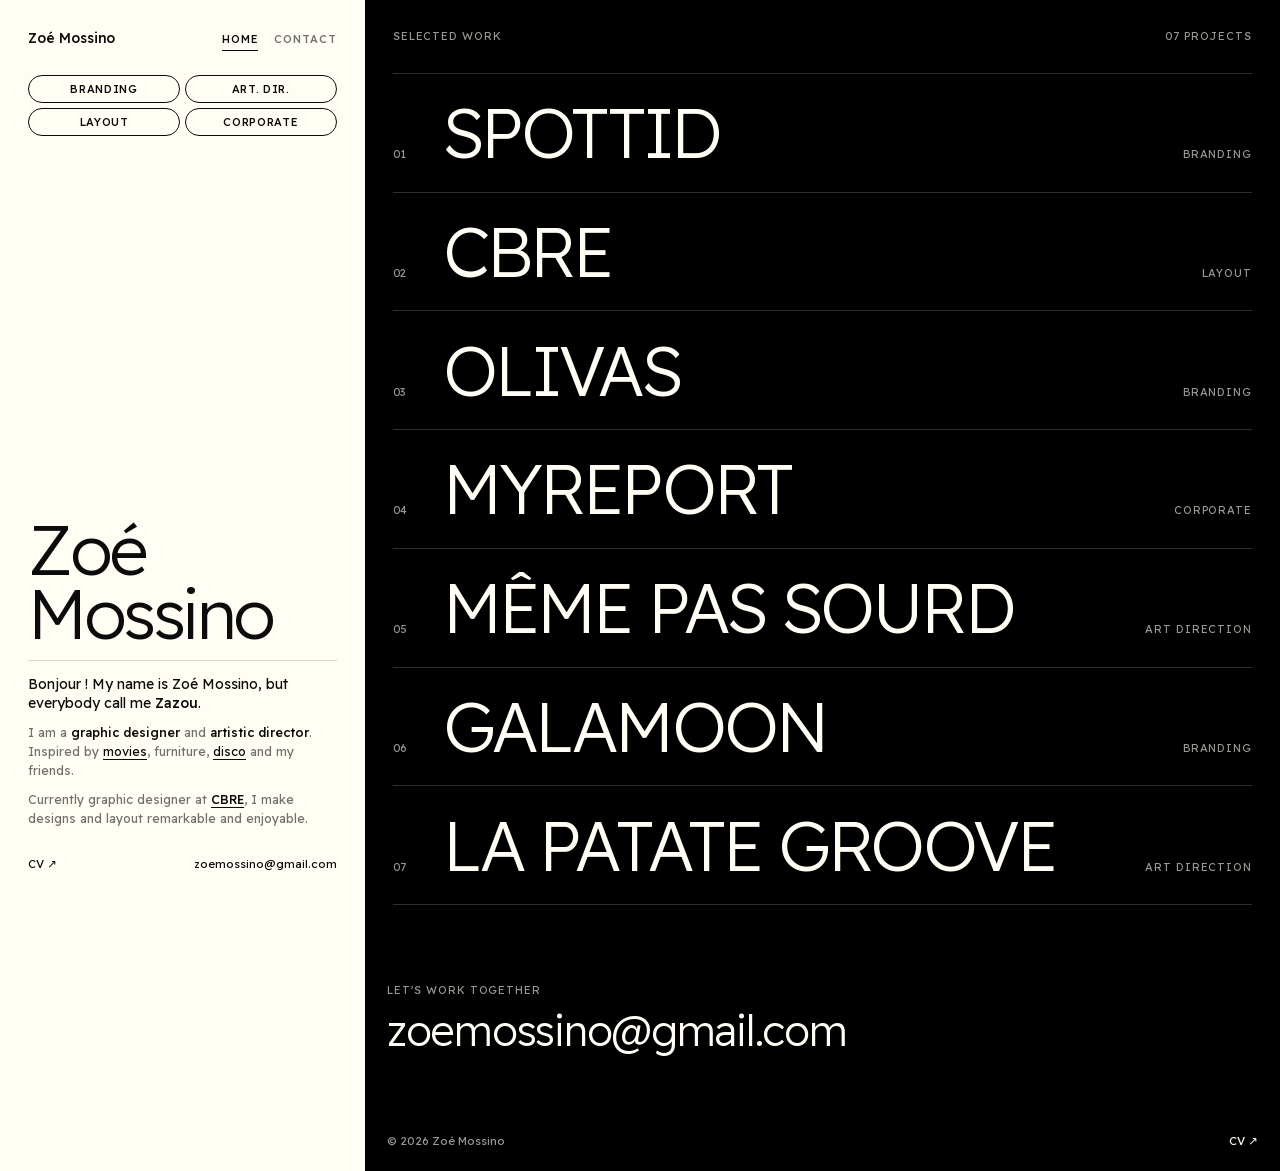
<file: index.html>
<!doctype html>
<html lang="en">
<head>
<meta charset="utf-8">
<meta name="viewport" content="width=device-width, initial-scale=1">
<title>Zoé Mossino — Portfolio</title>
<meta name="description" content="Portfolio of Zoé Mossino — branding, art direction, editorial and motion design.">
<meta property="og:type" content="website">
<meta property="og:title" content="Zoé Mossino — Portfolio">
<meta property="og:description" content="Portfolio of Zoé Mossino — branding, art direction, editorial and motion design.">
<meta property="og:image" content="assets/img/1c04042c-c32d.jpg">
<meta name="twitter:card" content="summary_large_image">
<meta name="theme-color" content="#fffdf4">
<link rel="icon" href="assets/favicon.svg" type="image/svg+xml">
<link rel="preload" href="assets/fonts/ReadexPro-latin.woff2" as="font" type="font/woff2" crossorigin>
<link rel="stylesheet" href="assets/site.css?v=11182319">
<script>document.documentElement.classList.add('js')</script>
<script src="assets/site.js?v=11182319" defer></script>
</head>
<body class="home" id="top">
<a class="skip" href="#main">Skip to content</a>
<div class="shell">
  <aside class="side">
    <div class="top"><a class="brand" href="index.html">Zoé Mossino</a><nav class="links" aria-label="Main"><a href="index.html" aria-current="page">Home</a><a href="mailto:zoemossino@gmail.com">Contact</a></nav></div>
    <nav class="pills" aria-label="Categories"><a class="pill" href="branding.html" style="--cat:#ff4800">Branding</a><a class="pill" href="art-direction.html" style="--cat:#1100ff">Art. Dir.</a><a class="pill" href="layout.html" style="--cat:#ff00d9">Layout</a><a class="pill" href="corporate.html" style="--cat:#00dc00">Corporate</a></nav>
    <div class="side-body hello">
      <h1>Zoé<br>Mossino</h1>
      <div class="bio"><p>Bonjour ! My name is Zoé Mossino, but everybody call me <strong>Zazou</strong>.</p><p>I am a <strong>graphic designer</strong> and <strong>artistic director</strong>. Inspired by <a href="https://letterboxd.com/zo_moss/" target="_blank" rel="noopener">movies</a>, furniture, <a href="https://open.spotify.com/playlist/0AR71CUG0xulv4rX8KRE00" target="_blank" rel="noopener">disco</a> and my friends.</p><p>Currently graphic designer at <a class="it-link" href="layout.html#cbre"><em>CBRE</em></a>, I make designs and layout remarkable and enjoyable.</p></div>
    </div>
    <div class="side-foot"><a href="assets/2026-EN.pdf" target="_blank" rel="noopener">CV <span aria-hidden="true">↗</span></a><a href="mailto:zoemossino@gmail.com">zoemossino@gmail.com</a></div>
  </aside>
  <main class="stage" id="main">
    <p class="kicker"><span>Selected work</span><span>07 projects</span></p>
    <ol class="index">
      <li><a href="branding.html#spottid" data-cover="assets/img/home-spottid.webp" data-ar="0.8253">
        <img class="thumb" src="assets/img/home-spottid.webp" alt="" style="aspect-ratio:0.8253" loading="eager" decoding="async">
        <span class="n">01</span><span class="name">Spottid</span><span class="cat">Branding</span>
      </a></li>
      <li><a href="layout.html#cbre" data-cover="assets/img/home-cbre.webp" data-ar="0.9061">
        <img class="thumb" src="assets/img/home-cbre.webp" alt="" style="aspect-ratio:0.9061" loading="eager" decoding="async">
        <span class="n">02</span><span class="name">CBRE</span><span class="cat">Layout</span>
      </a></li>
      <li><a href="branding.html#olivas" data-cover="assets/img/home-olivas.webp" data-ar="1.5669">
        <img class="thumb" src="assets/img/home-olivas.webp" alt="" style="aspect-ratio:1.5669" loading="lazy" decoding="async">
        <span class="n">03</span><span class="name">Olivas</span><span class="cat">Branding</span>
      </a></li>
      <li><a href="corporate.html#myreport" data-cover="assets/img/home-myreport.webp" data-ar="0.9490">
        <img class="thumb" src="assets/img/home-myreport.webp" alt="" style="aspect-ratio:0.9490" loading="lazy" decoding="async">
        <span class="n">04</span><span class="name">MyReport</span><span class="cat">Corporate</span>
      </a></li>
      <li><a href="art-direction.html#meme-pas-sourd" data-cover="assets/img/home-meme-pas-sourd.webp" data-ar="0.8271">
        <img class="thumb" src="assets/img/home-meme-pas-sourd.webp" alt="" style="aspect-ratio:0.8271" loading="lazy" decoding="async">
        <span class="n">05</span><span class="name">Même pas sourd</span><span class="cat">Art direction</span>
      </a></li>
      <li><a href="branding.html#galamoon" data-cover="assets/img/home-galamoon.webp" data-ar="1.4043">
        <img class="thumb" src="assets/img/home-galamoon.webp" alt="" style="aspect-ratio:1.4043" loading="lazy" decoding="async">
        <span class="n">06</span><span class="name">Galamoon</span><span class="cat">Branding</span>
      </a></li>
      <li><a href="art-direction.html#la-patate-groove" data-cover="assets/img/home-la-patate-groove.webp" data-ar="1.6744">
        <img class="thumb" src="assets/img/home-la-patate-groove.webp" alt="" style="aspect-ratio:1.6744" loading="lazy" decoding="async">
        <span class="n">07</span><span class="name">La Patate Groove</span><span class="cat">Art direction</span>
      </a></li>
</ol>
    <footer class="end">
      <div class="contact">
        <p>Let’s work together</p>
        <a href="mailto:zoemossino@gmail.com">zoemossino@gmail.com</a>
      </div>
      <p class="copy">© 2026 Zoé Mossino<a href="assets/2026-EN.pdf" target="_blank" rel="noopener">CV ↗</a></p>
    </footer>
  </main>
</div>
<div class="preview" aria-hidden="true"></div>
</body>
</html>
</file>
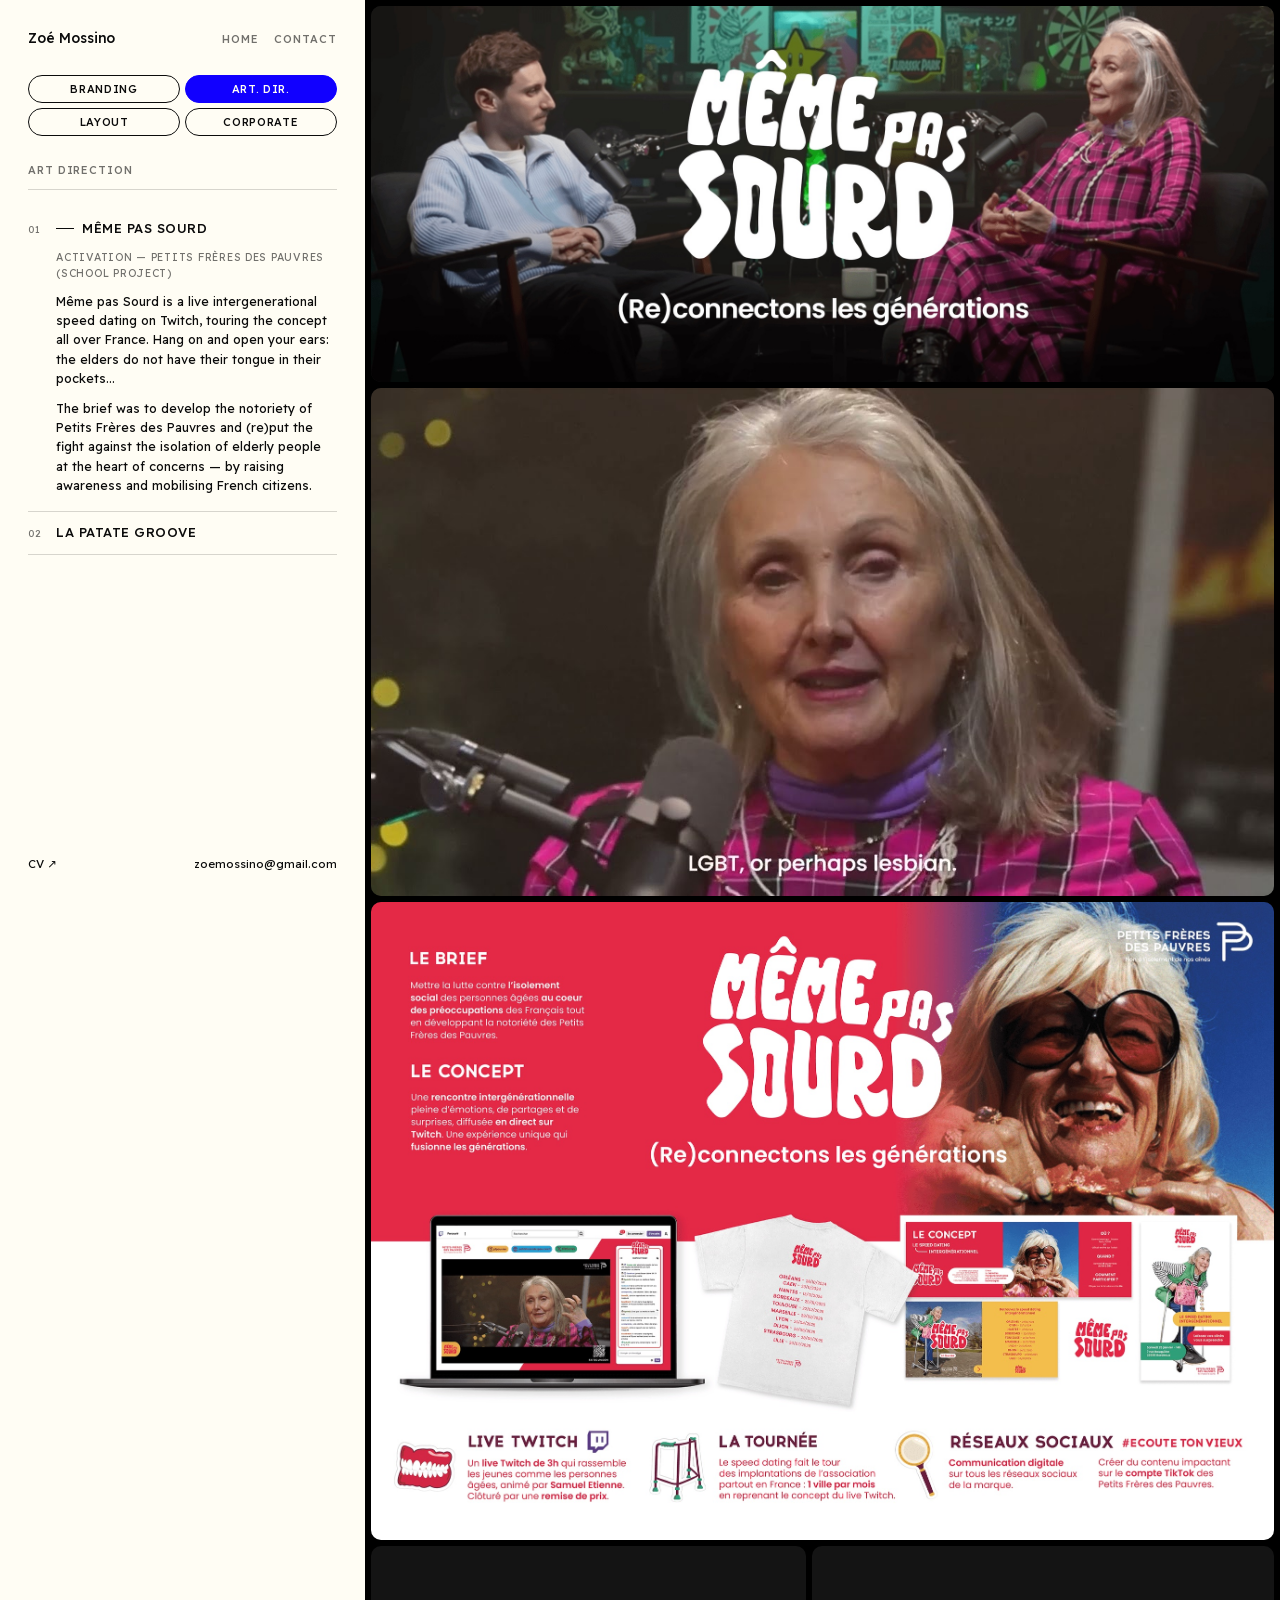
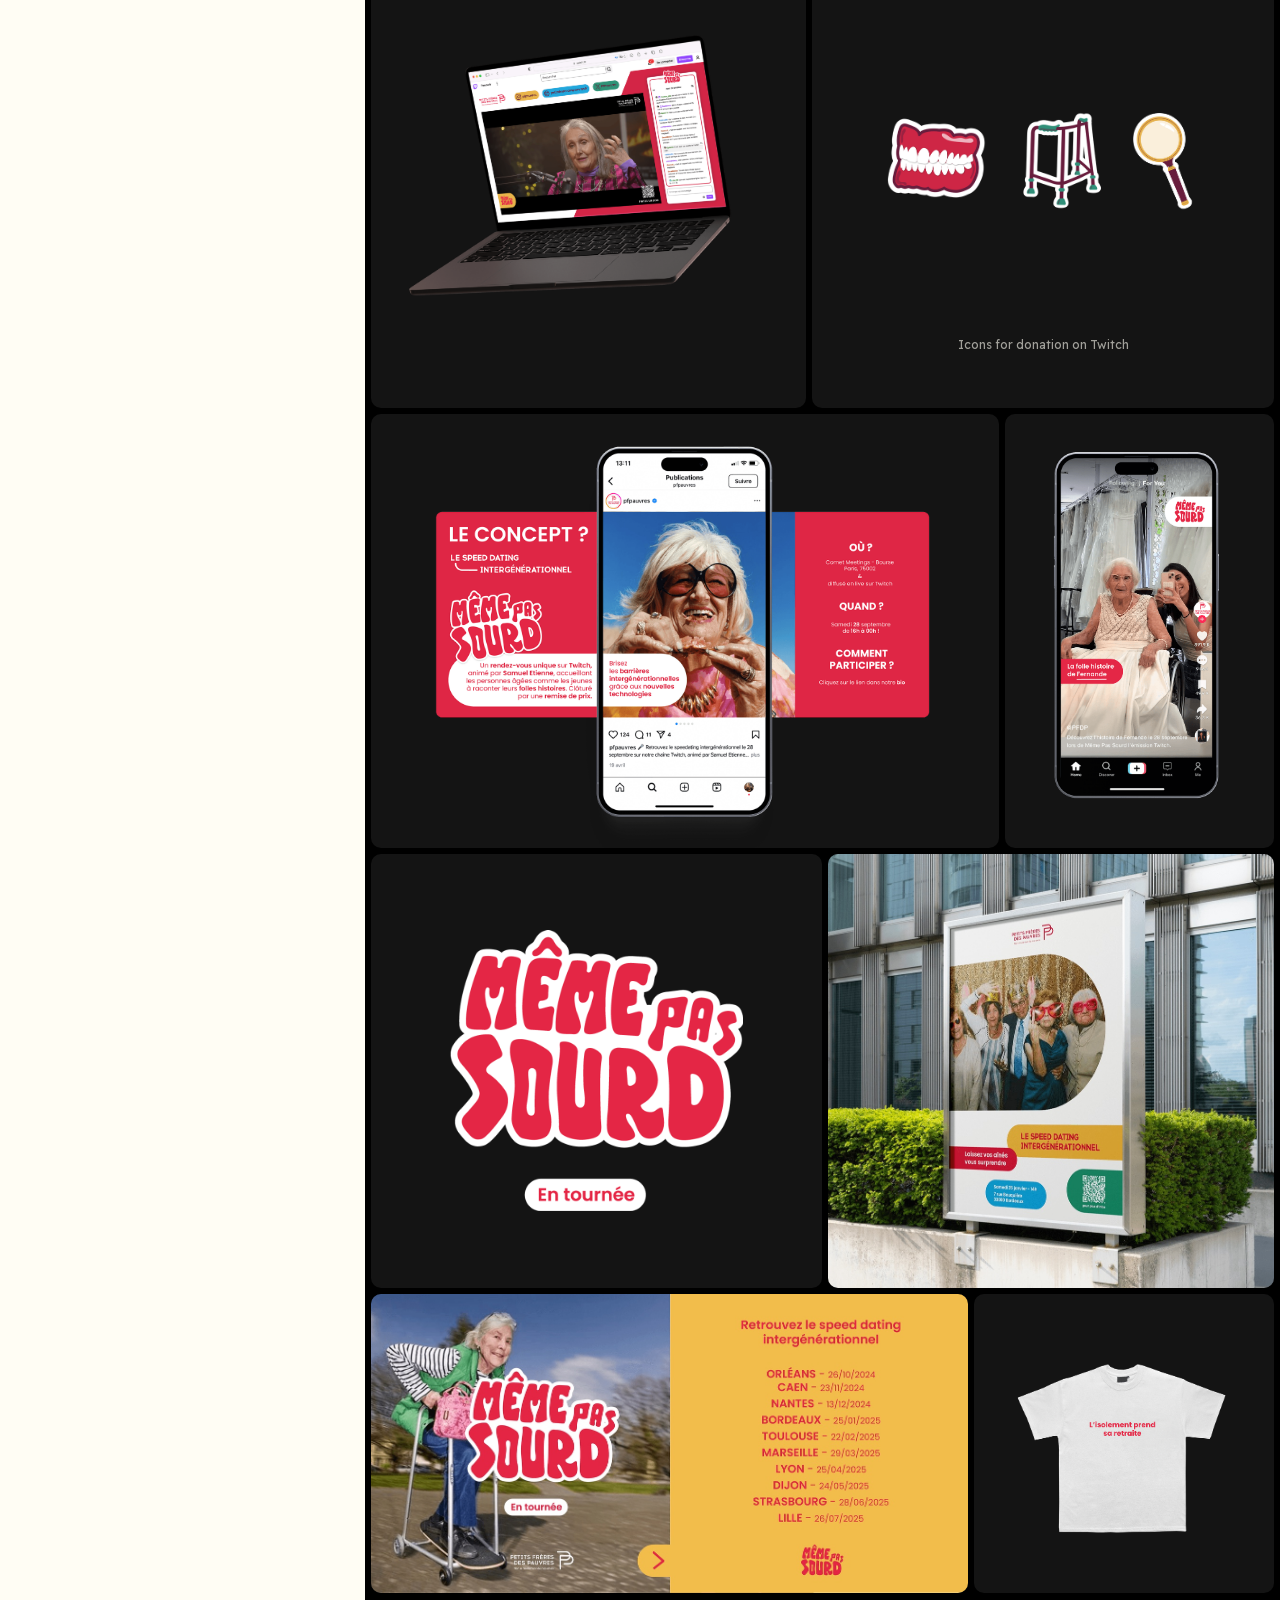
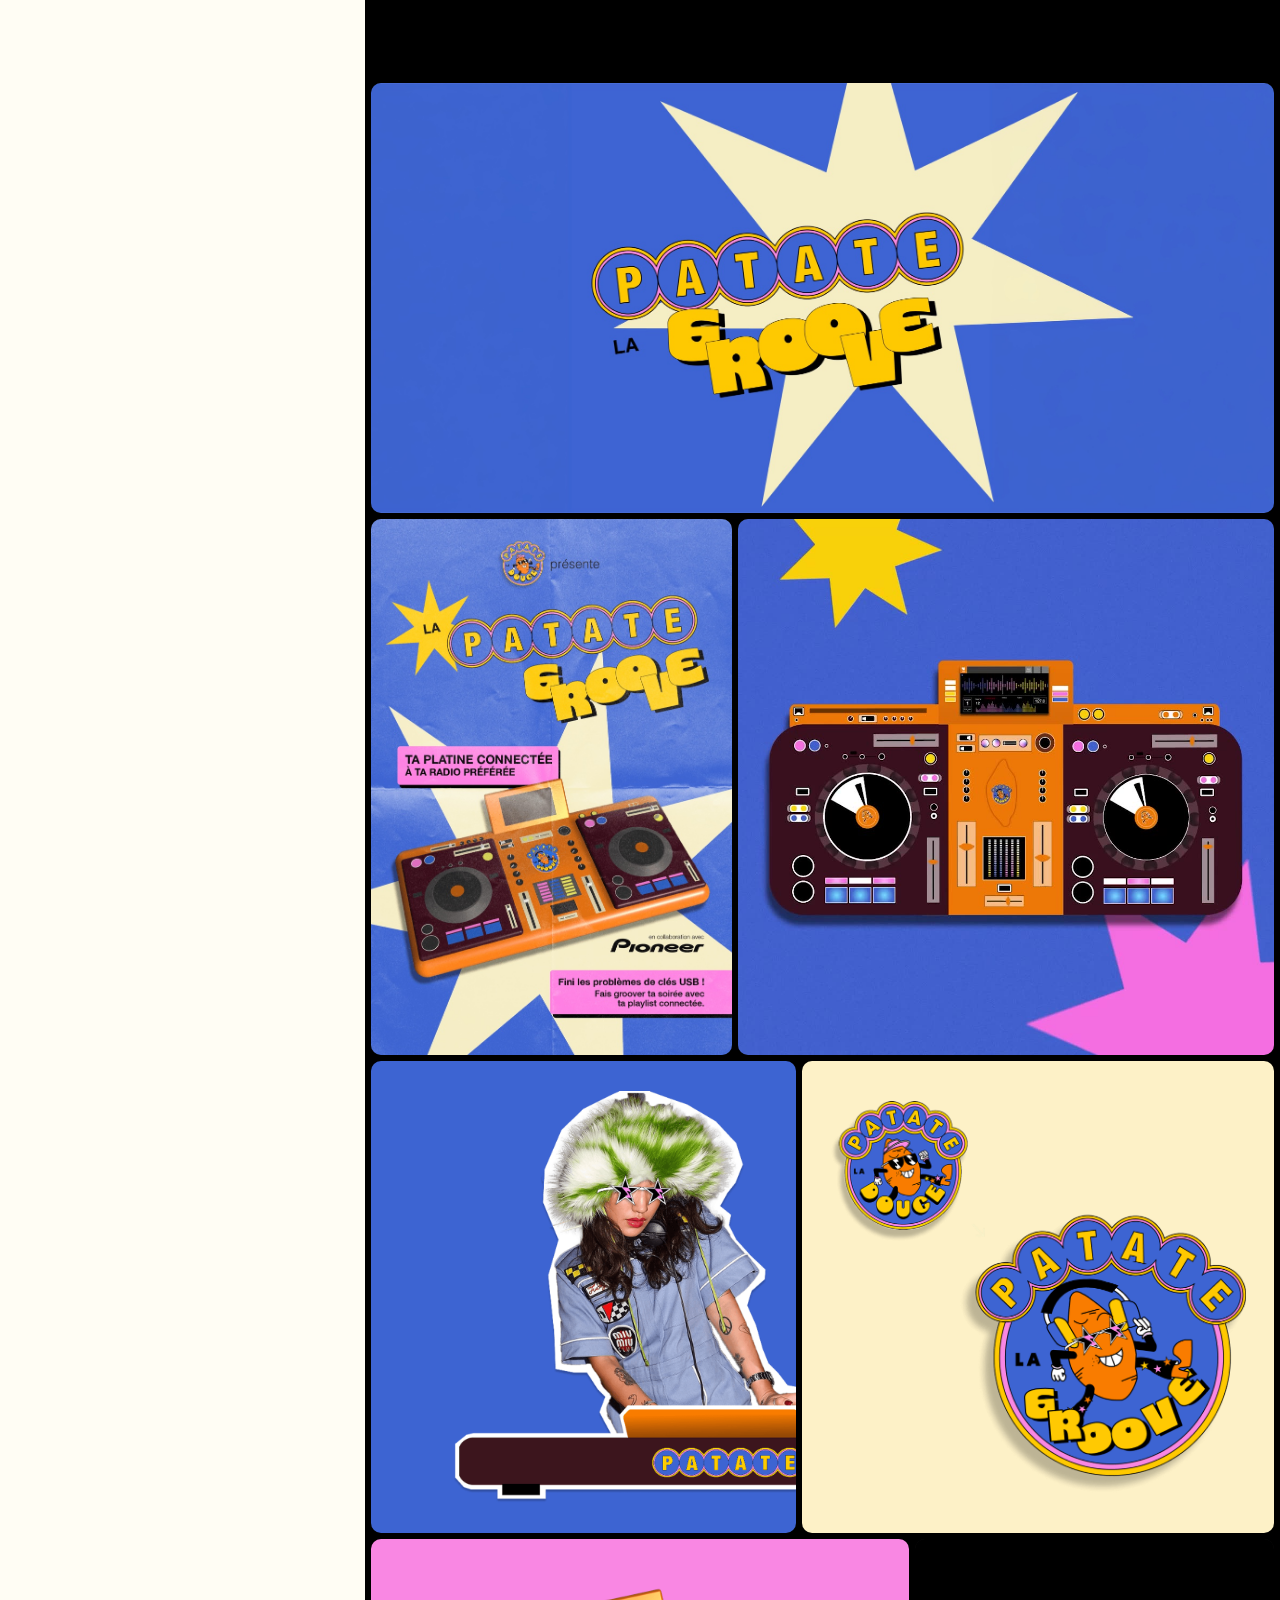
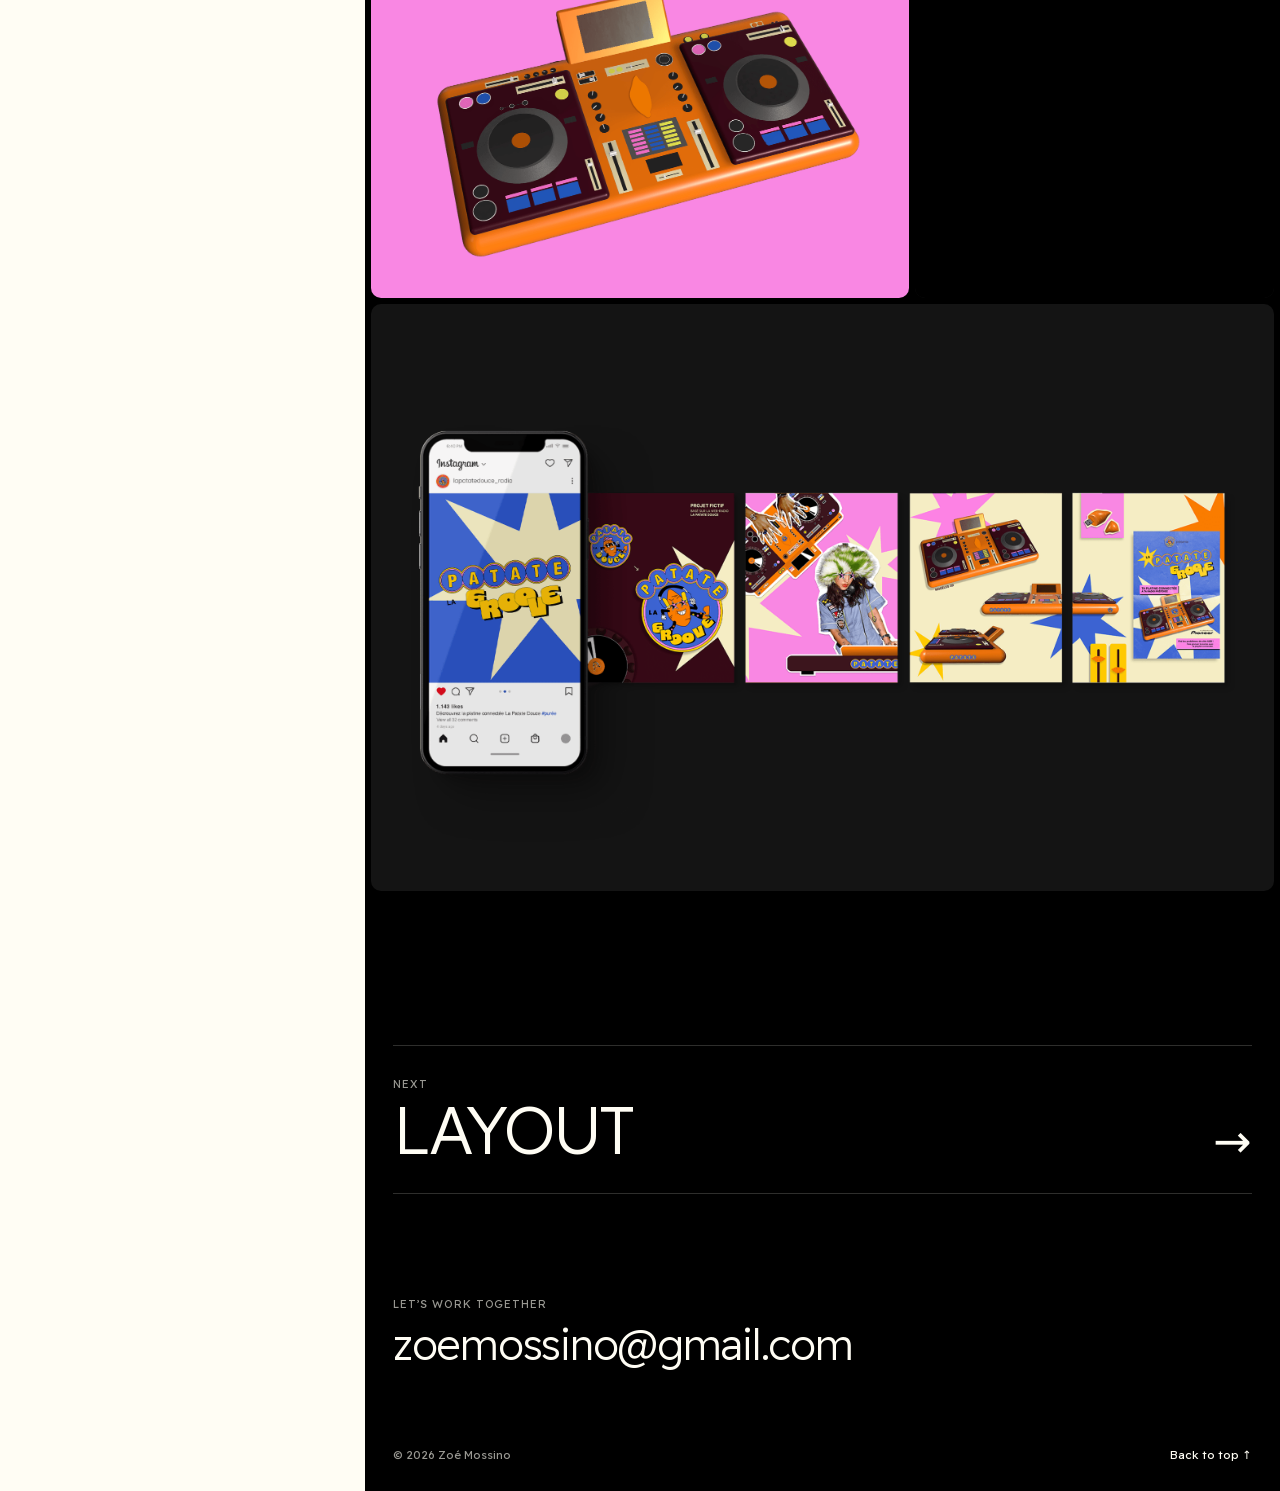
<file: art-direction.html>
<!doctype html>
<html lang="en">
<head>
<meta charset="utf-8">
<meta name="viewport" content="width=device-width, initial-scale=1">
<title>Art direction — Zoé Mossino</title>
<meta name="description" content="Art direction — Même pas sourd, La Patate Groove. Portfolio of Zoé Mossino.">
<meta property="og:type" content="website">
<meta property="og:title" content="Art direction — Zoé Mossino">
<meta property="og:description" content="Art direction — Même pas sourd, La Patate Groove. Portfolio of Zoé Mossino.">
<meta property="og:image" content="assets/img/1c04042c-c32d.jpg">
<meta name="twitter:card" content="summary_large_image">
<meta name="theme-color" content="#fffdf4">
<link rel="icon" href="assets/favicon.svg" type="image/svg+xml">
<link rel="preload" href="assets/fonts/ReadexPro-latin.woff2" as="font" type="font/woff2" crossorigin>
<link rel="stylesheet" href="assets/site.css?v=11182319">
<script>document.documentElement.classList.add('js')</script>
<script src="assets/site.js?v=11182319" defer></script>
</head>
<body class="work" id="top">
<a class="skip" href="#main">Skip to content</a>
<div class="shell">
  <aside class="side">
    <div class="top"><a class="brand" href="index.html">Zoé Mossino</a><nav class="links" aria-label="Main"><a href="index.html">Home</a><a href="mailto:zoemossino@gmail.com">Contact</a></nav></div>
    <nav class="pills" aria-label="Categories"><a class="pill" href="branding.html" style="--cat:#ff4800">Branding</a><a class="pill" href="art-direction.html" style="--cat:#1100ff" aria-current="page">Art. Dir.</a><a class="pill" href="layout.html" style="--cat:#ff00d9">Layout</a><a class="pill" href="corporate.html" style="--cat:#00dc00">Corporate</a></nav>
    <div class="side-body">
      <h1>Art direction</h1>
      <ol class="plist">
        <li>
        <a href="#meme-pas-sourd" data-spy="meme-pas-sourd"><span class="n">01</span><span class="t">Même pas sourd</span></a>
        <div class="d"><div><p class="meta">Activation — Petits Frères des Pauvres (school project)</p><p>Même pas Sourd is a live intergenerational speed dating on Twitch, touring the concept all over France. Hang on and open your ears: the elders do not have their tongue in their pockets…</p><p>The brief was to develop the notoriety of Petits Frères des Pauvres and (re)put the fight against the isolation of elderly people at the heart of concerns — by raising awareness and mobilising French citizens.</p></div></div>
      </li>
      <li>
        <a href="#la-patate-groove" data-spy="la-patate-groove"><span class="n">02</span><span class="t">La Patate Groove</span></a>
        <div class="d"><div><p class="meta">La Patate Douce Radio — fictional group project</p><p>La Patate Douce Radio is a webradio born in Lyon (France) which broadcasts Disco-Funk Groovy, Afro-Soul &amp; House 24/7.</p><p>The project was to transform this application into a physical object or device. The Patate Groove is a mixing deck 100% connected to your La Patate Douce playlist — no need for USB!</p></div></div>
      </li>
</ol>
    </div>
    <div class="side-foot"><a href="assets/2026-EN.pdf" target="_blank" rel="noopener">CV <span aria-hidden="true">↗</span></a><a href="mailto:zoemossino@gmail.com">zoemossino@gmail.com</a></div>
  </aside>
  <main class="stage" id="main">
    <section class="project" id="meme-pas-sourd" aria-labelledby="t-meme-pas-sourd">
      <header class="project-head">
        <p class="idx">01 / 02</p>
        <h2 id="t-meme-pas-sourd">Même pas sourd</h2>
        <p class="meta">Activation — Petits Frères des Pauvres (school project)</p>
        <p>Même pas Sourd is a live intergenerational speed dating on Twitch, touring the concept all over France. Hang on and open your ears: the elders do not have their tongue in their pockets…</p>
          <p>The brief was to develop the notoriety of Petits Frères des Pauvres and (re)put the fight against the isolation of elderly people at the heart of concerns — by raising awareness and mobilising French citizens.</p>
      </header>
      <div class="grid">
        <div class="row"><a class="tile pic" style="--ar:2.402;--g:2.402" href="assets/img/1c04042c-c32d.jpg?v=tolimb" data-zoom><img src="assets/img/1c04042c-c32d.jpg?v=tolimb" alt="Même pas sourd — project visual" loading="lazy" decoding="async"></a></div>
        <div class="row"><div class="tile yt" style="--ar:1.7778;--g:1.7778" data-yt="bruGMnYle08" role="img" aria-label="Même pas sourd — video"><img src="assets/img/yt-bruGMnYle08.jpg?v=tolijx" alt="" loading="lazy" decoding="async"></div></div>
        <div class="row"><a class="tile pic" style="--ar:1.415;--g:1.415" href="assets/img/b5396918-a65b.jpg?v=tolimb" data-zoom><img src="assets/img/b5396918-a65b.jpg?v=tolimb" alt="Même pas sourd — project visual" loading="lazy" decoding="async"></a></div>
        <div class="row"><a class="tile mfull pic fit" style="--ar:1.3;--g:1.3;--bg:#141414" href="assets/img/598d6bf6-41e3.png?v=tolifs" data-zoom><img src="assets/img/598d6bf6-41e3.png?v=tolifs" alt="Même pas sourd — project visual" loading="lazy" decoding="async"></a><figure class="tile mfull lockup" style="--mar:1.8;--ar:1.0;--g:1.0;--bg:#141414"><div><img src="assets/img/6532a275-cbf8.png?v=tolife" alt="" loading="lazy" decoding="async"><img src="assets/img/6532a275-8950.png?v=tolife" alt="" loading="lazy" decoding="async"><img src="assets/img/6532a275-672f.png?v=toliff" alt="" loading="lazy" decoding="async"></div><figcaption>Icons for donation on Twitch</figcaption></figure></div>
        <div class="row"><a class="tile mfull pic" style="--ar:1.4478;--g:1.4478" href="assets/img/6b90702b-4b35.png?v=tolifu" data-zoom><img src="assets/img/6b90702b-4b35.png?v=tolifu" alt="Même pas sourd — project visual" loading="lazy" decoding="async"></a><a class="tile mfull pic fit" style="--ar:0.62;--g:0.62;--bg:#141414" href="assets/img/ae20e158-819f.png?v=tolifx" data-zoom><img src="assets/img/ae20e158-819f.png?v=tolifx" alt="Même pas sourd — project visual" loading="lazy" decoding="async"></a></div>
        <div class="row"><a class="tile mfull pic fit" style="--ar:1.04;--g:1.04;--bg:#141414;--pad:17%" href="assets/img/3db8e745-7998.png?v=tolig1" data-zoom><img src="assets/img/3db8e745-7998.png?v=tolig1" alt="Même pas sourd — project visual" loading="lazy" decoding="async"></a><a class="tile mfull pic" style="--ar:1.0281;--g:1.0281" href="assets/img/fa249b9f-30c5.jpg?v=tolimc" data-zoom><img src="assets/img/fa249b9f-30c5.jpg?v=tolimc" alt="Même pas sourd — project visual" loading="lazy" decoding="async"></a></div>
        <div class="row"><a class="tile mfull pic" style="--ar:1.9952;--g:1.9952" href="assets/img/e519fc67-7898.jpg?v=tolimc" data-zoom><img src="assets/img/e519fc67-7898.jpg?v=tolimc" alt="Même pas sourd — project visual" loading="lazy" decoding="async"></a><a class="tile mfull pic fit" style="--ar:1.0;--g:1.0;--bg:#141414" href="assets/img/2143dc7e-9d50.png?v=tolig2" data-zoom><img src="assets/img/2143dc7e-9d50.png?v=tolig2" alt="Même pas sourd — project visual" loading="lazy" decoding="async"></a></div>
      </div>
    </section>

      <section class="project" id="la-patate-groove" aria-labelledby="t-la-patate-groove">
      <header class="project-head">
        <p class="idx">02 / 02</p>
        <h2 id="t-la-patate-groove">La Patate Groove</h2>
        <p class="meta">La Patate Douce Radio — fictional group project</p>
        <p>La Patate Douce Radio is a webradio born in Lyon (France) which broadcasts Disco-Funk Groovy, Afro-Soul &amp; House 24/7.</p>
          <p>The project was to transform this application into a physical object or device. The Patate Groove is a mixing deck 100% connected to your La Patate Douce playlist — no need for USB!</p>
      </header>
      <div class="grid">
        <div class="row"><a class="tile pic" style="--ar:2.0986;--g:2.0986" href="assets/img/new-patate-cover.jpg?v=tom19k" data-zoom><img src="assets/img/new-patate-cover.jpg?v=tom19k" alt="La Patate Groove — project visual" loading="lazy" decoding="async"></a></div>
        <div class="row"><a class="tile mfull pic" style="--ar:0.6745;--g:0.6745" href="assets/img/025fa049-0e61.jpg?v=tolima" data-zoom><img src="assets/img/025fa049-0e61.jpg?v=tolima" alt="La Patate Groove — project visual" loading="lazy" decoding="async"></a><div class="tile mfull vid" style="--ar:1.0;--g:1.0"><video muted loop playsinline preload="none" poster="assets/img/poster-dbc4c298.jpg?v=toligi" data-src="assets/video/la-patate-groove-2.mp4?v=toljlu" data-gif="assets/video/la-patate-groove-2.gif?v=topx3y" aria-label="La Patate Groove — video"></video></div></div>
        <div class="row"><a class="tile pic fit" style="--ar:0.9;--g:0.9;--bg:#3d64d2;--pad:7% 0 7% 7%;--pos:right center" href="assets/img/fdbe6906-265f.png?v=tolig8" data-zoom><img src="assets/img/fdbe6906-265f.png?v=tolig8" alt="La Patate Groove — project visual" loading="lazy" decoding="async"></a><a class="tile mfirst pic fit" style="--ar:1.0;--g:1.0;--bg:#fdf1c7" href="assets/img/8ba8d117-0bc4.png?v=toliga" data-zoom><img src="assets/img/8ba8d117-0bc4.png?v=toliga" alt="La Patate Groove — project visual" loading="lazy" decoding="async"></a></div>
        <div class="row"><a class="tile mfull pic fit" style="--ar:1.5;--g:1.5;--bg:#f987e3" href="assets/img/ed70c31a-67ff.png?v=tolige" data-zoom><img src="assets/img/ed70c31a-67ff.png?v=tolige" alt="La Patate Groove — project visual" loading="lazy" decoding="async"></a><div class="tile mfull vid" style="--ar:1.0;--g:1.0"><video muted loop playsinline preload="none" poster="assets/img/poster-dedabd99.jpg?v=toligh" data-src="assets/video/la-patate-groove-1.mp4?v=toljls" data-gif="assets/video/la-patate-groove-1.gif?v=topx3y" aria-label="La Patate Groove — video"></video></div></div>
        <div class="row"><a class="tile pic" style="--ar:1.5389;--g:1.5389" href="assets/img/936c457f-54ec.png?v=toligh" data-zoom><img src="assets/img/936c457f-54ec.png?v=toligh" alt="La Patate Groove — project visual" loading="lazy" decoding="async"></a></div>
      </div>
    </section>

    <footer class="end">
      <a class="next" href="layout.html"><span>Next</span><strong>Layout</strong><i aria-hidden="true">→</i></a>
      <div class="contact">
        <p>Let’s work together</p>
        <a href="mailto:zoemossino@gmail.com">zoemossino@gmail.com</a>
      </div>
      <p class="copy">© 2026 Zoé Mossino<a href="#top">Back to top ↑</a></p>
    </footer>

  </main>
</div>
<dialog class="zoom" aria-label="Image viewer"><button class="zoom-close" type="button" aria-label="Close">Close ✕</button><button class="zoom-prev" type="button" aria-label="Previous image">←</button><img alt=""><button class="zoom-next" type="button" aria-label="Next image">→</button></dialog>
</body>
</html>
</file>
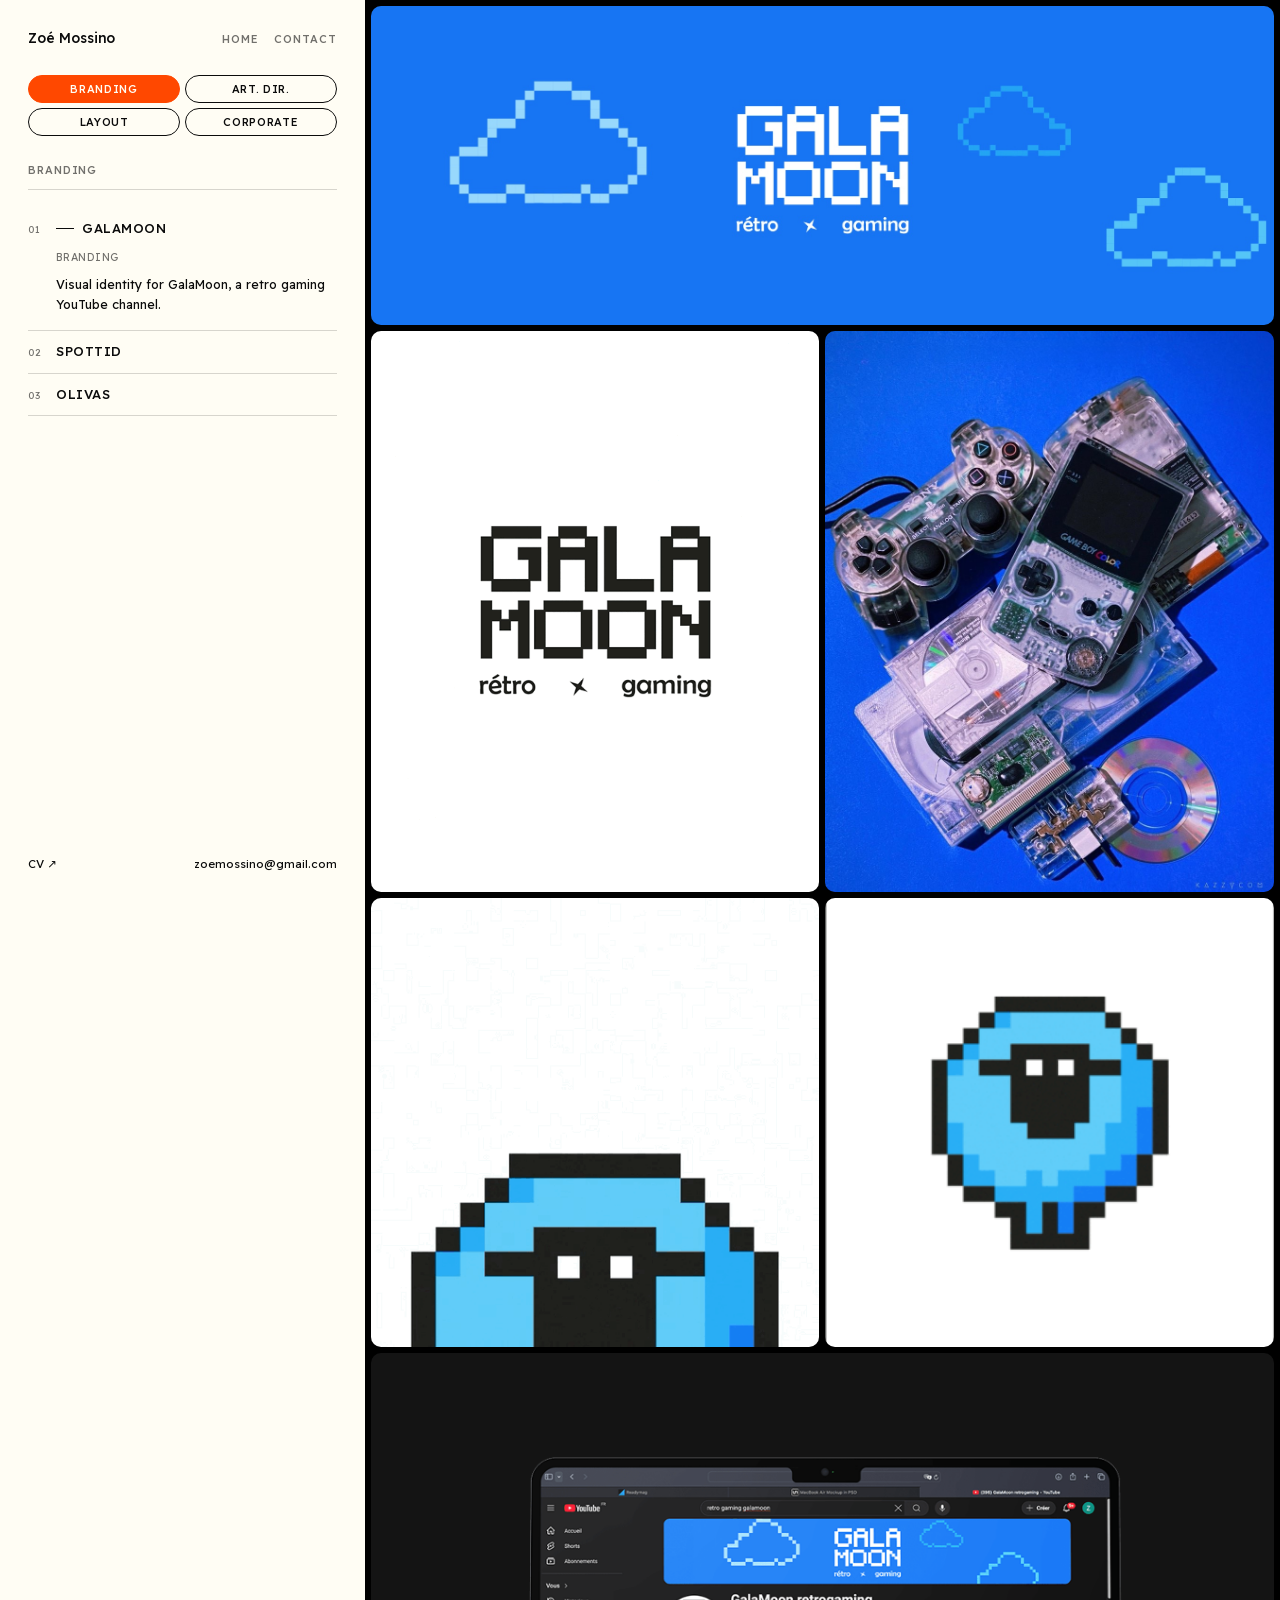
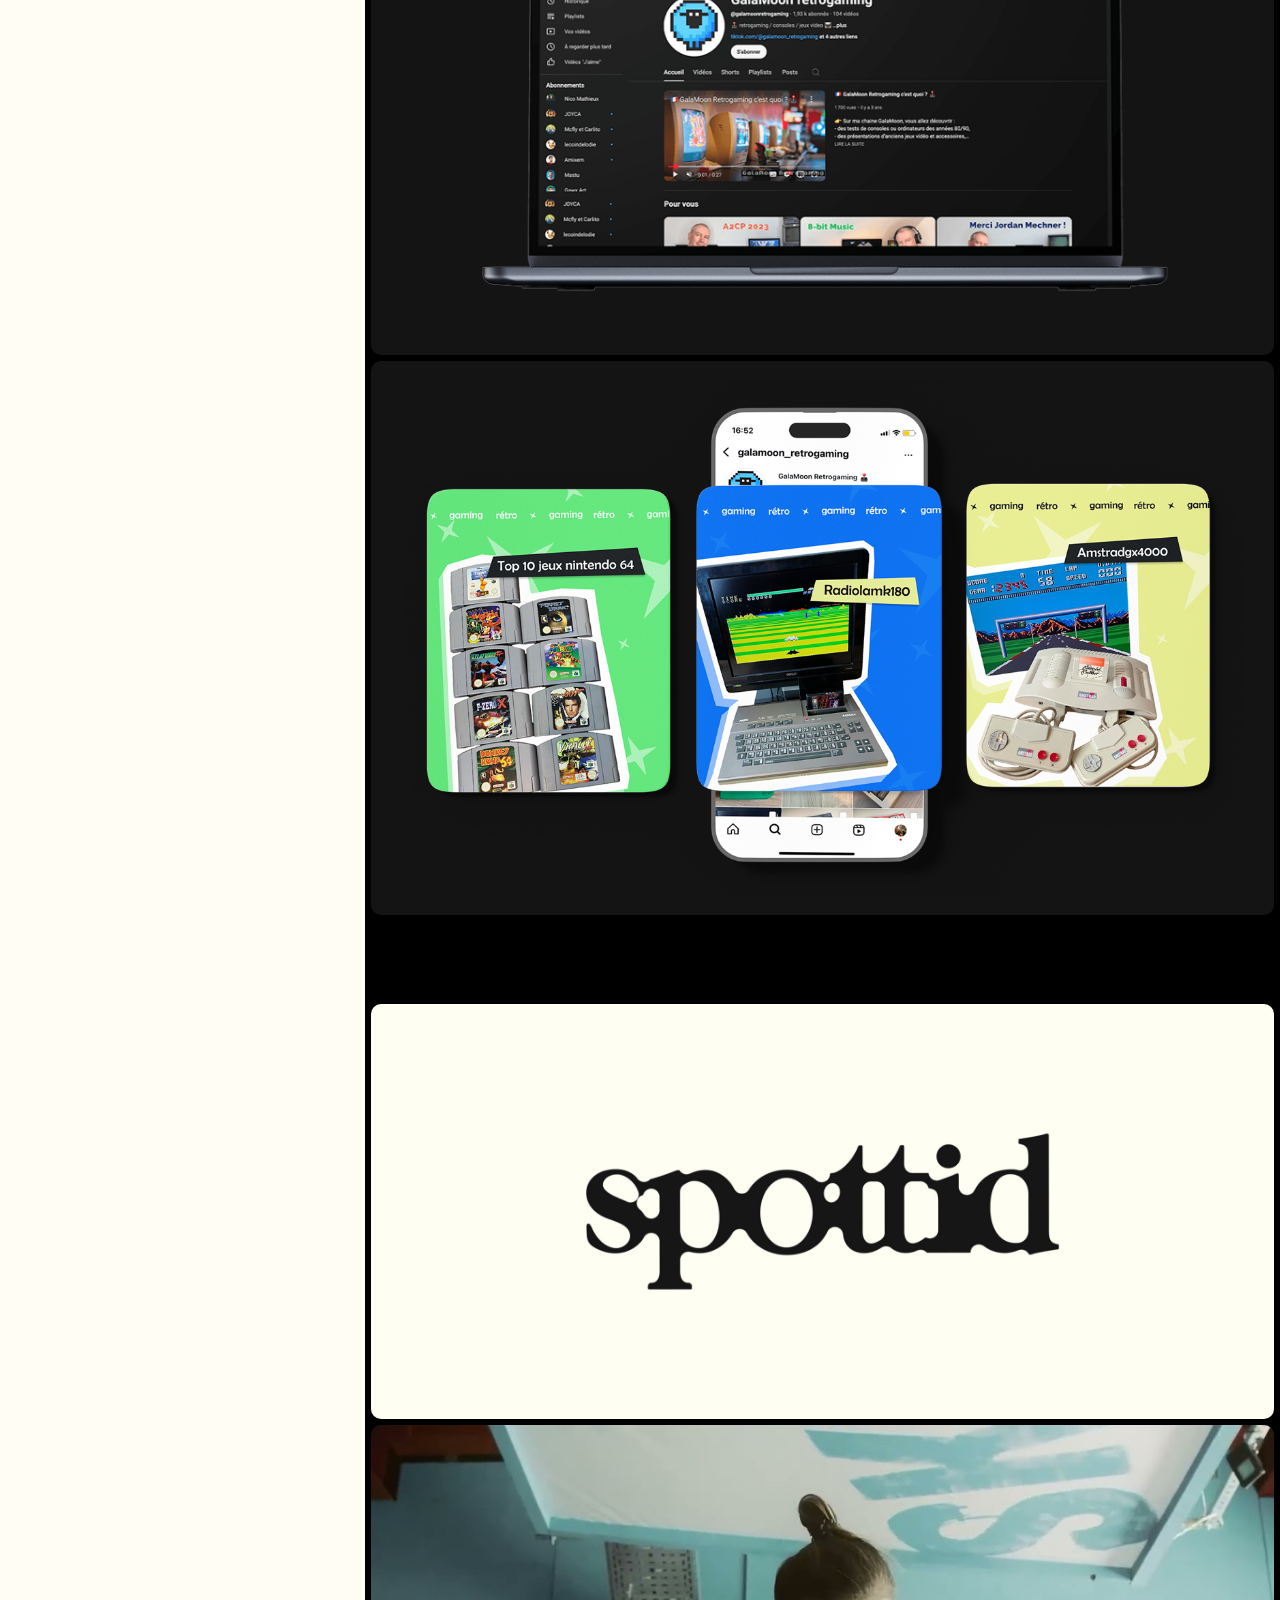
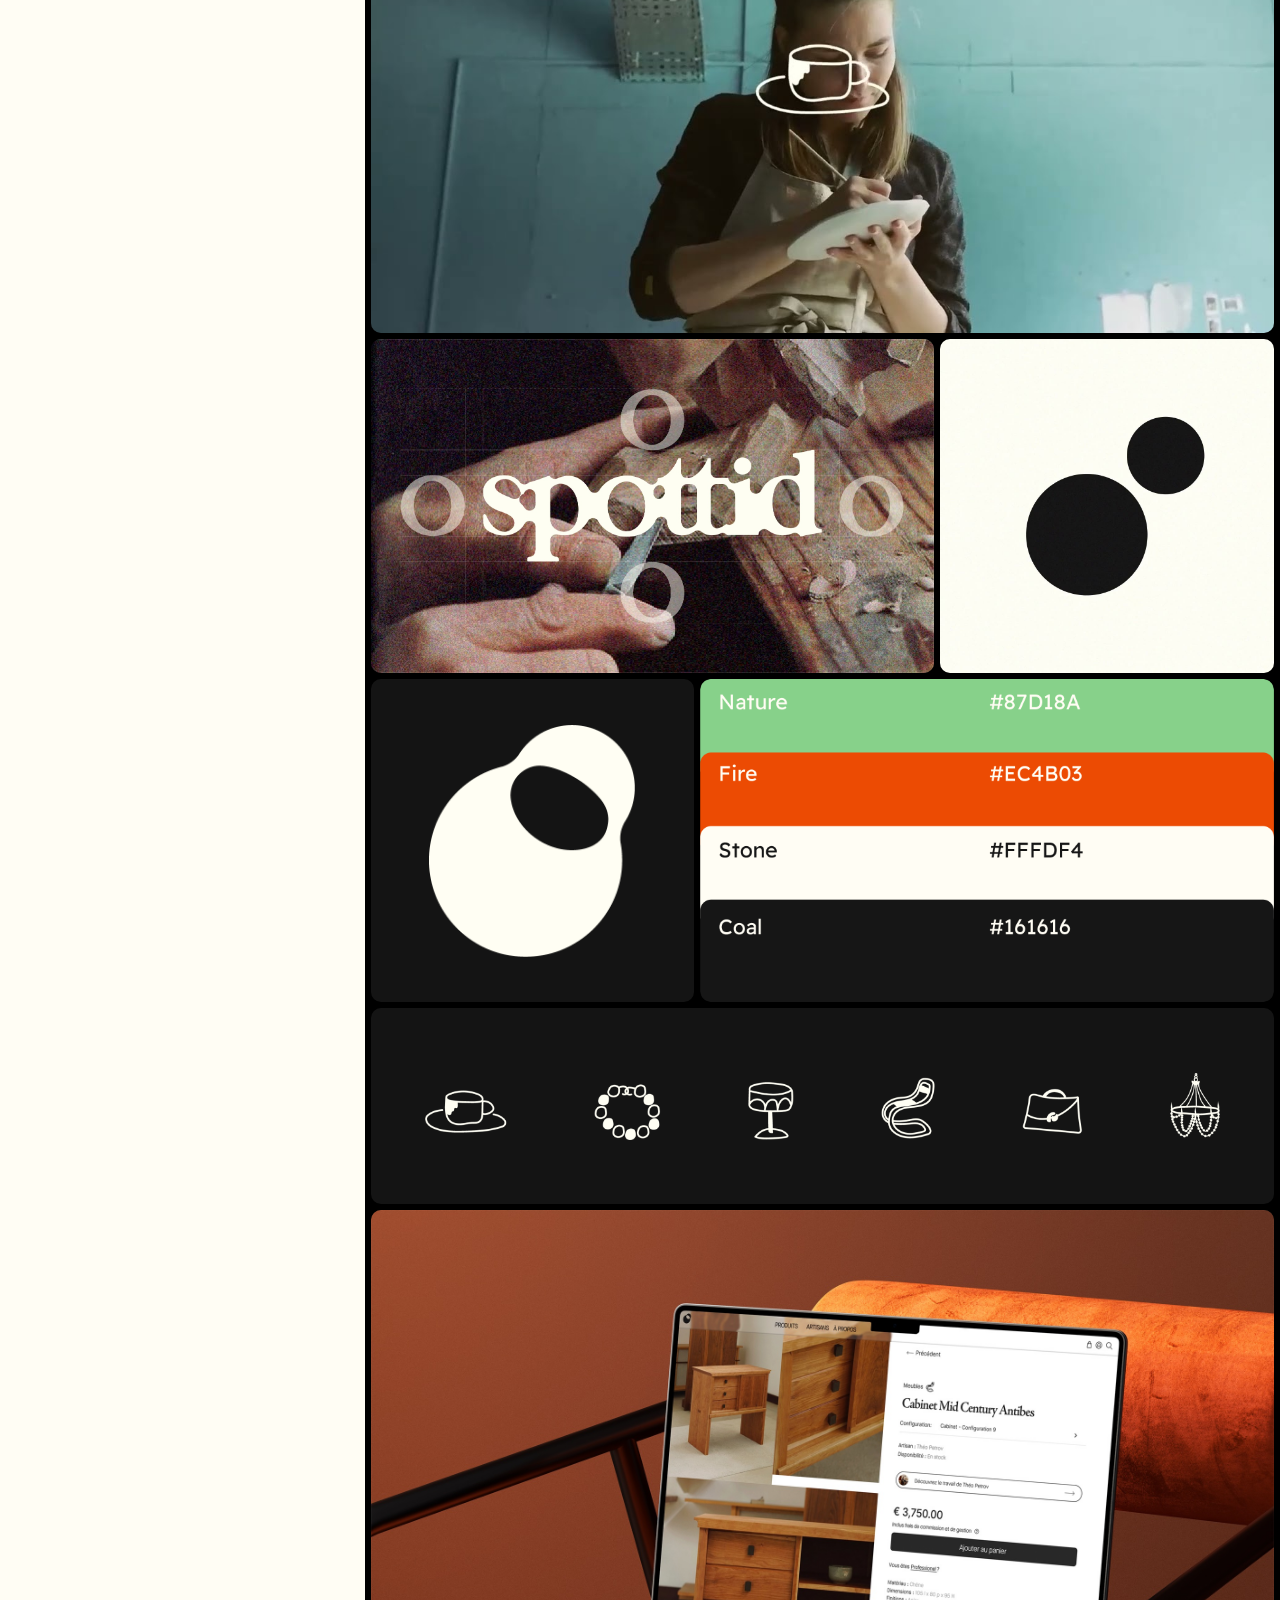
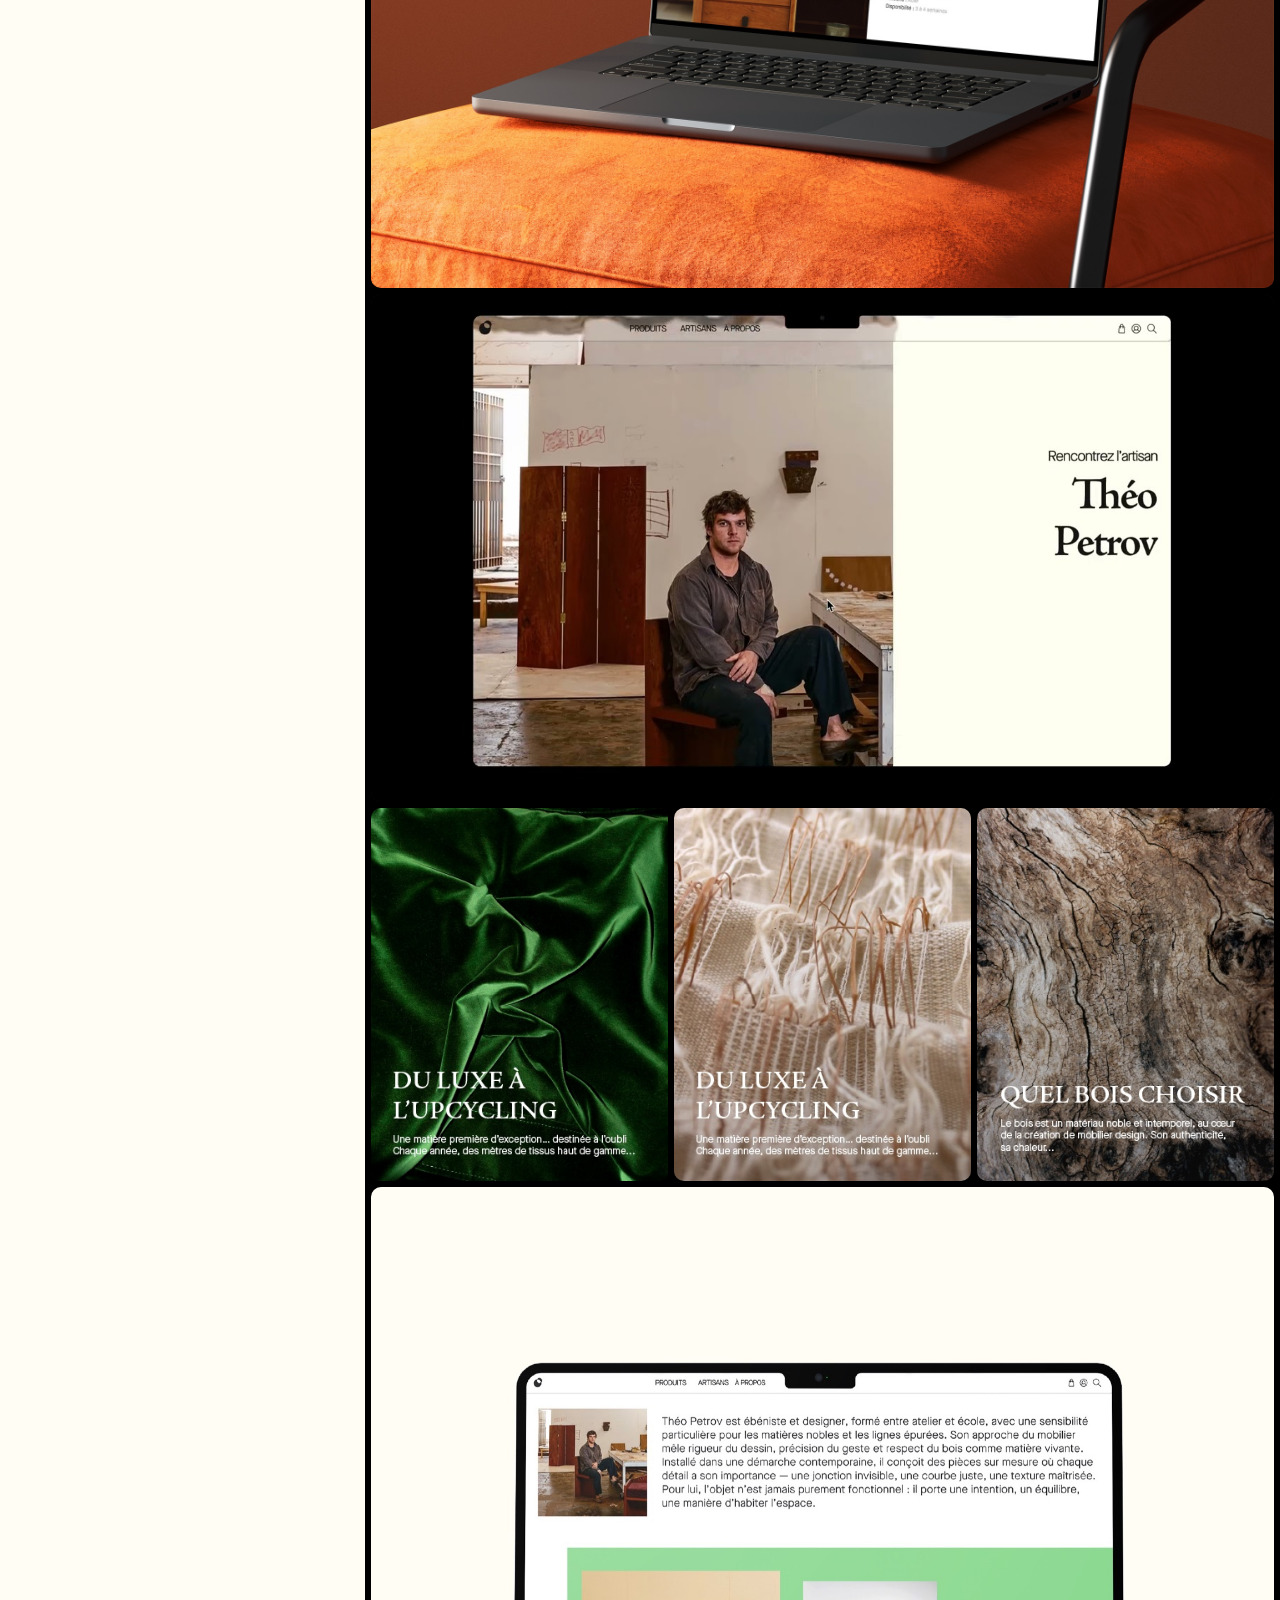
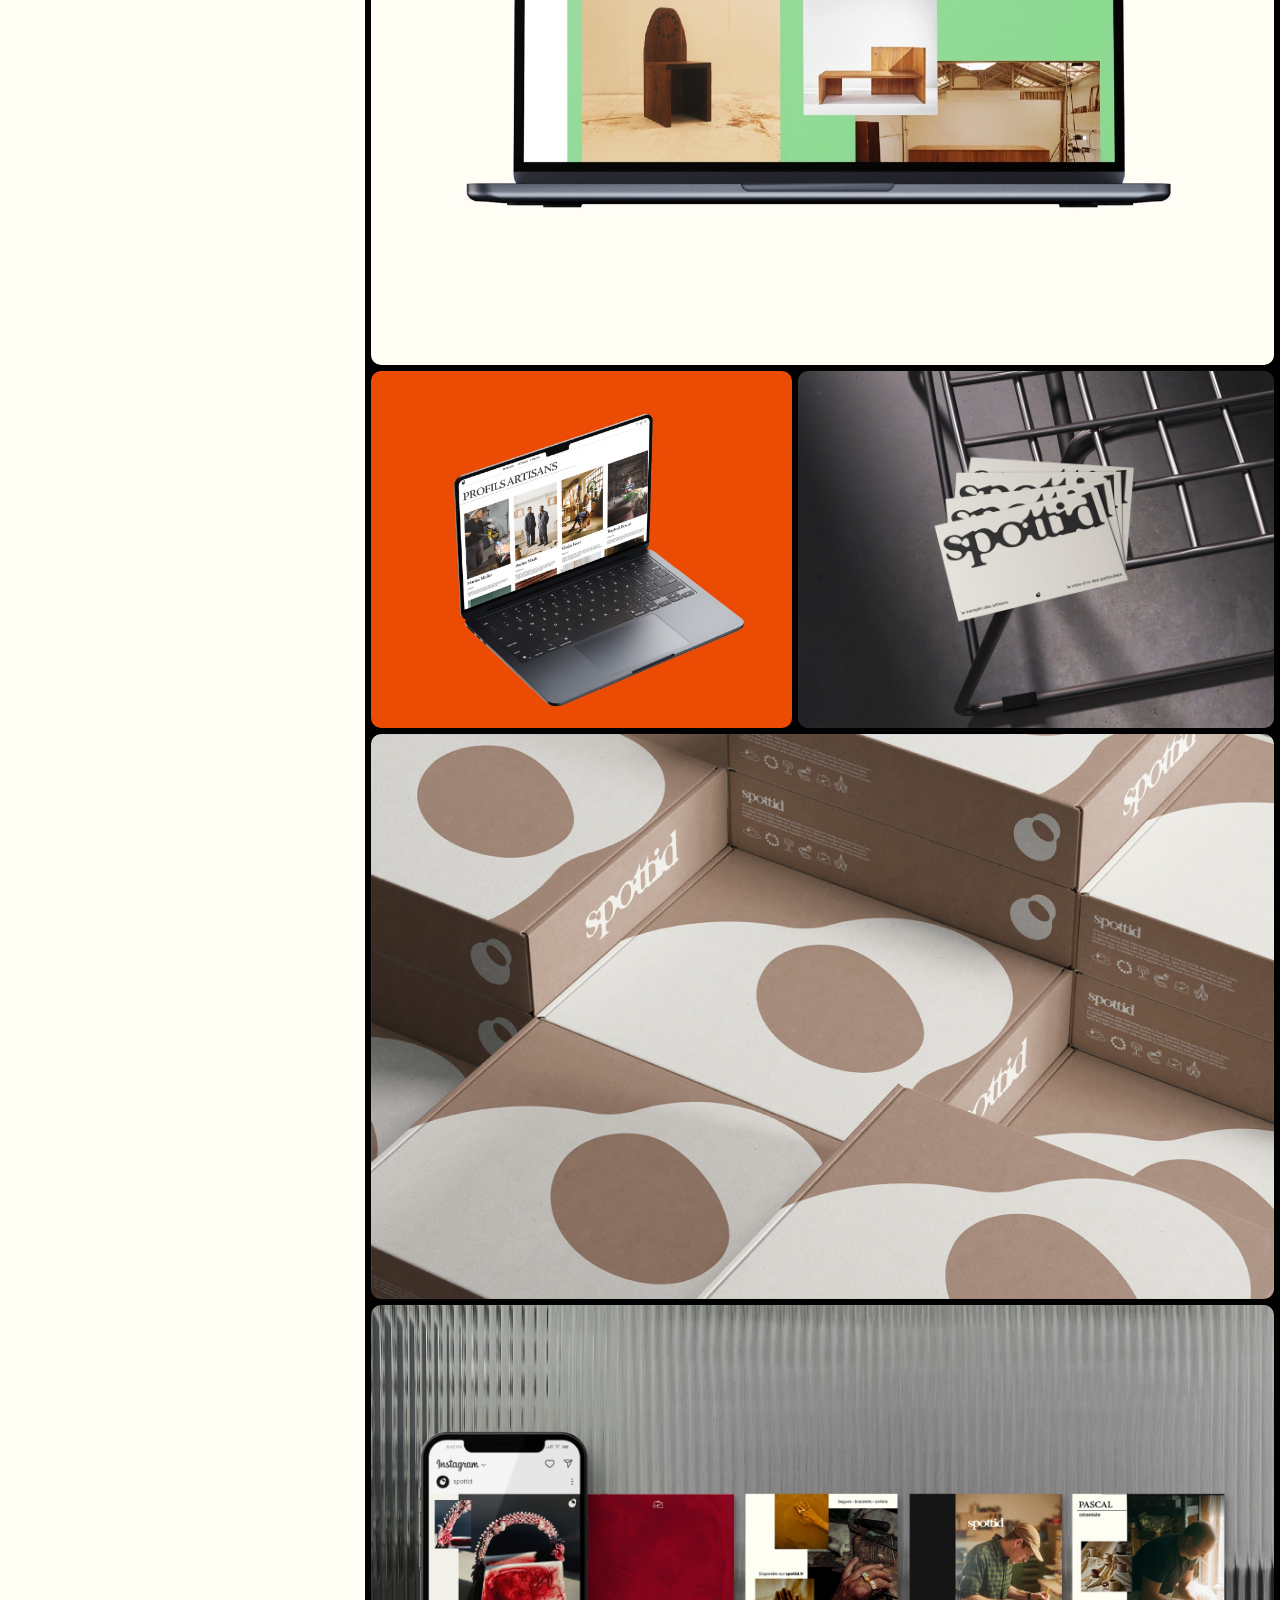
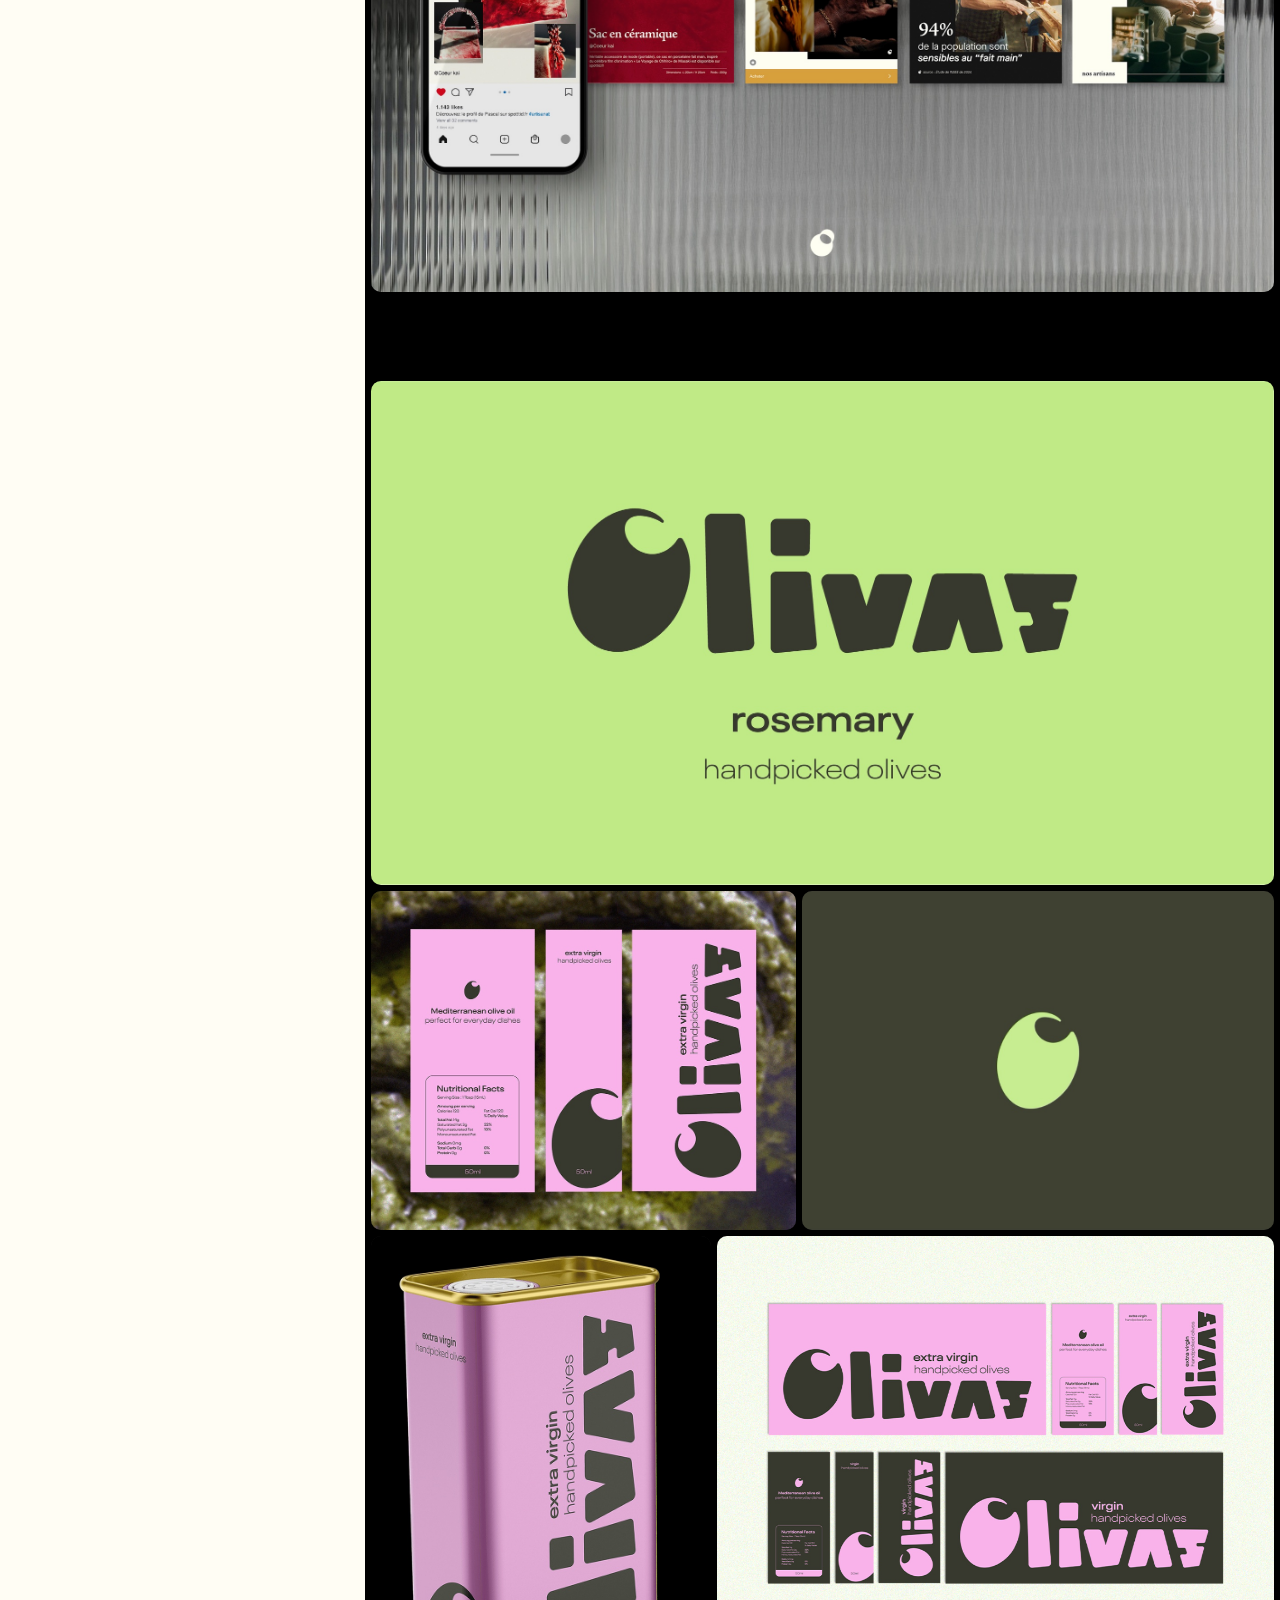
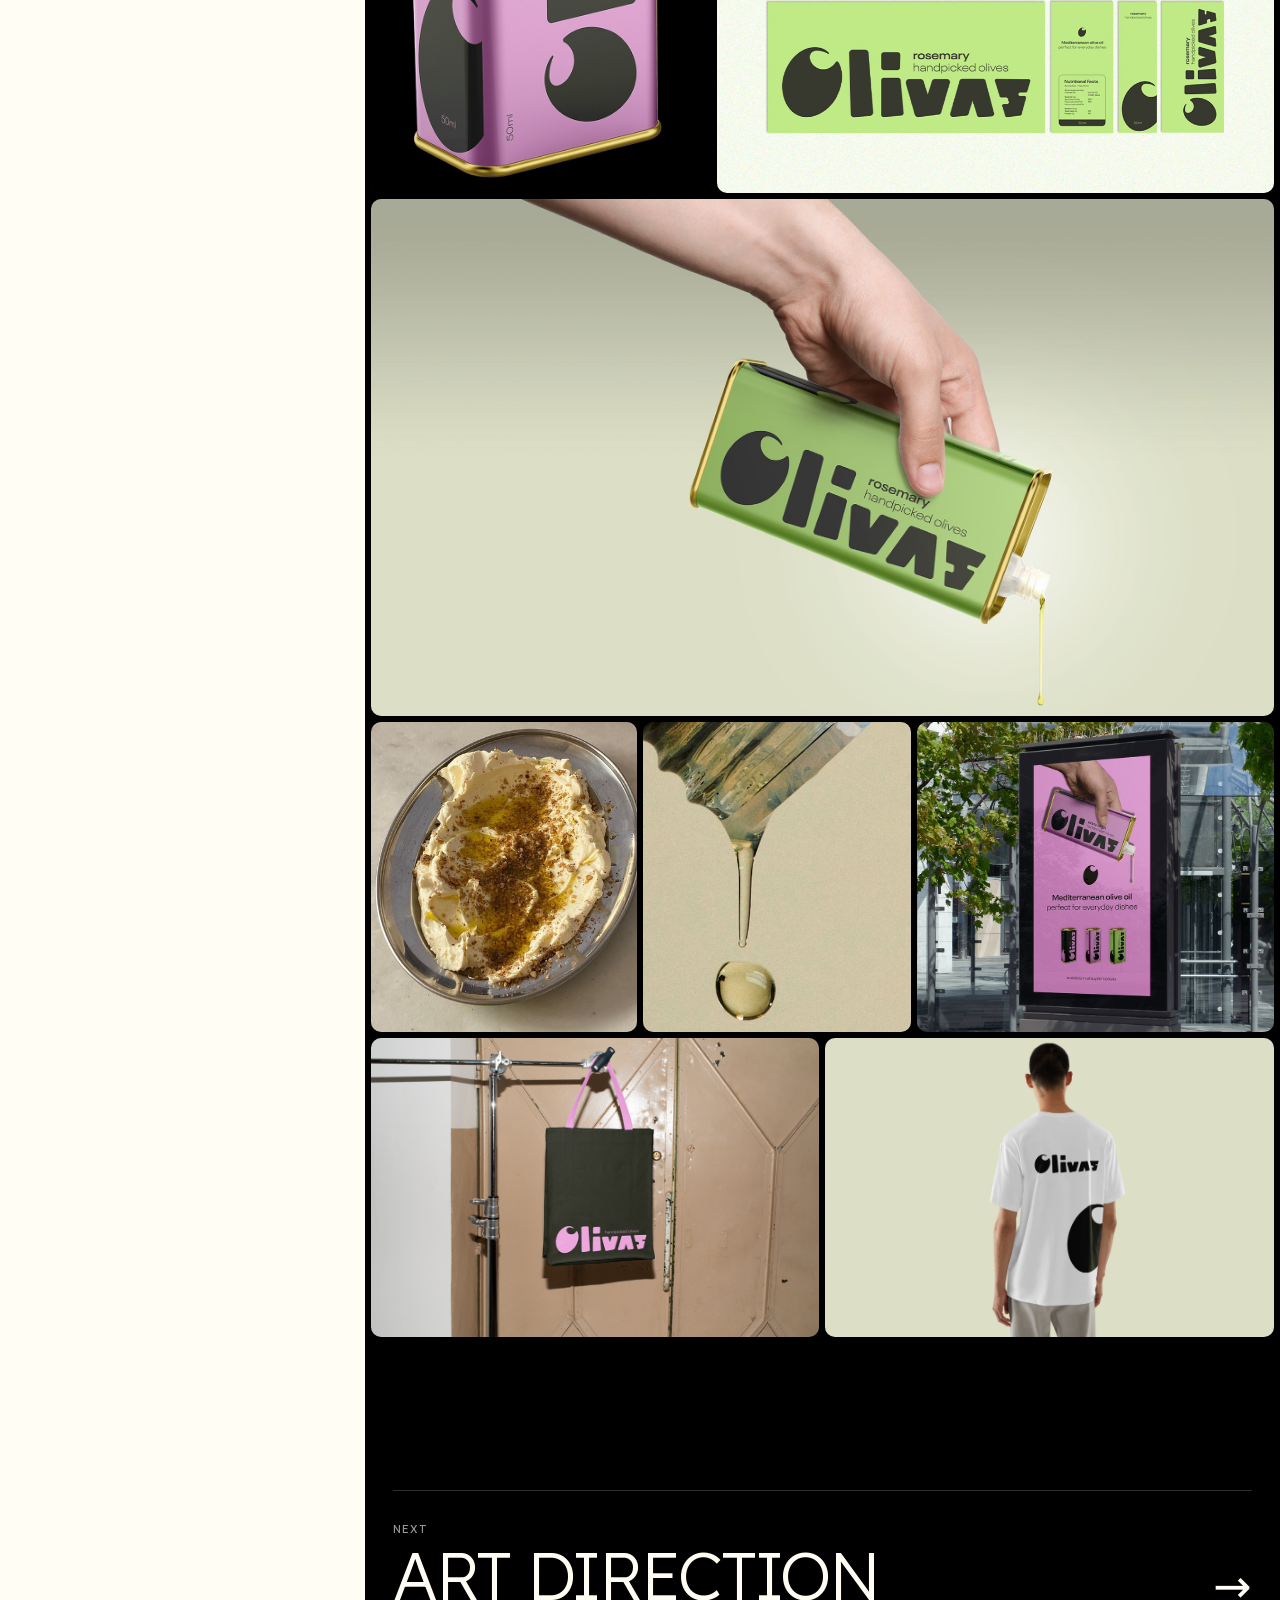
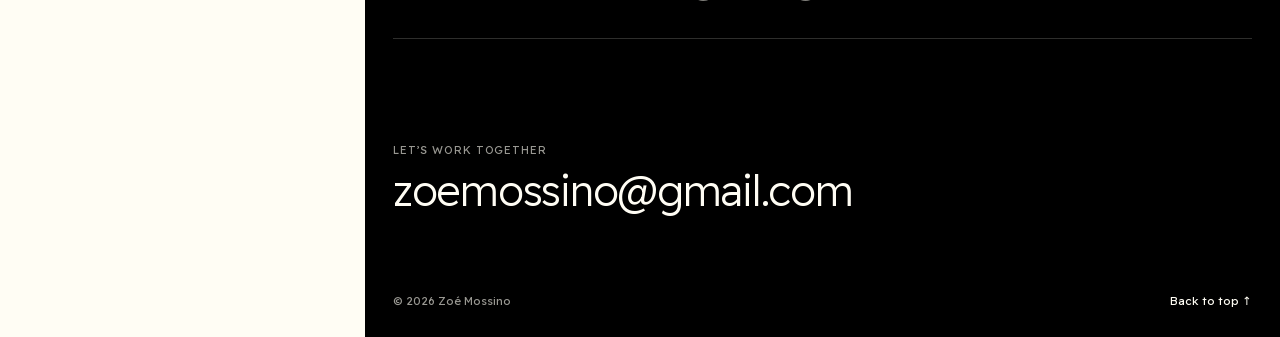
<file: branding.html>
<!doctype html>
<html lang="en">
<head>
<meta charset="utf-8">
<meta name="viewport" content="width=device-width, initial-scale=1">
<title>Branding — Zoé Mossino</title>
<meta name="description" content="Branding — Galamoon, Spottid, Olivas. Portfolio of Zoé Mossino.">
<meta property="og:type" content="website">
<meta property="og:title" content="Branding — Zoé Mossino">
<meta property="og:description" content="Branding — Galamoon, Spottid, Olivas. Portfolio of Zoé Mossino.">
<meta property="og:image" content="assets/img/daaae6b1-fa12.png">
<meta name="twitter:card" content="summary_large_image">
<meta name="theme-color" content="#fffdf4">
<link rel="icon" href="assets/favicon.svg" type="image/svg+xml">
<link rel="preload" href="assets/fonts/ReadexPro-latin.woff2" as="font" type="font/woff2" crossorigin>
<link rel="stylesheet" href="assets/site.css?v=11182319">
<script>document.documentElement.classList.add('js')</script>
<script src="assets/site.js?v=11182319" defer></script>
</head>
<body class="work" id="top">
<a class="skip" href="#main">Skip to content</a>
<div class="shell">
  <aside class="side">
    <div class="top"><a class="brand" href="index.html">Zoé Mossino</a><nav class="links" aria-label="Main"><a href="index.html">Home</a><a href="mailto:zoemossino@gmail.com">Contact</a></nav></div>
    <nav class="pills" aria-label="Categories"><a class="pill" href="branding.html" style="--cat:#ff4800" aria-current="page">Branding</a><a class="pill" href="art-direction.html" style="--cat:#1100ff">Art. Dir.</a><a class="pill" href="layout.html" style="--cat:#ff00d9">Layout</a><a class="pill" href="corporate.html" style="--cat:#00dc00">Corporate</a></nav>
    <div class="side-body">
      <h1>Branding</h1>
      <ol class="plist">
        <li>
        <a href="#galamoon" data-spy="galamoon"><span class="n">01</span><span class="t">Galamoon</span></a>
        <div class="d"><div><p class="meta">Branding</p><p>Visual identity for GalaMoon, a retro gaming YouTube channel.</p></div></div>
      </li>
      <li>
        <a href="#spottid" data-spy="spottid"><span class="n">02</span><span class="t">Spottid</span></a>
        <div class="d"><div><p class="meta">Branding</p><p>SPOTTID is a marketplace specialising in arts and crafts, offering a cutting-edge selection of handmade creations by French artisans.</p></div></div>
      </li>
      <li>
        <a href="#olivas" data-spy="olivas"><span class="n">03</span><span class="t">Olivas</span></a>
        <div class="d"><div><p class="meta">Branding — fictional project</p><p>Olive oil made with fresh, handpicked olives. With character, Olivas brings out the best in your dishes — perfect for meat, fish and Mediterranean cuisine.</p><p>Opting for eco-responsible packaging, its stainless steel bottle is refillable.</p></div></div>
      </li>
</ol>
    </div>
    <div class="side-foot"><a href="assets/2026-EN.pdf" target="_blank" rel="noopener">CV <span aria-hidden="true">↗</span></a><a href="mailto:zoemossino@gmail.com">zoemossino@gmail.com</a></div>
  </aside>
  <main class="stage" id="main">
    <section class="project" id="galamoon" aria-labelledby="t-galamoon">
      <header class="project-head">
        <p class="idx">01 / 03</p>
        <h2 id="t-galamoon">Galamoon</h2>
        <p class="meta">Branding</p>
        <p>Visual identity for GalaMoon, a retro gaming YouTube channel.</p>
      </header>
      <div class="grid">
        <div class="row" style="--mo:0"><a class="tile pic" style="--ar:2.83;--g:2.83;--pos:center" href="assets/img/new-galamoon-banner.jpg?v=tom9pq" data-zoom><img src="assets/img/new-galamoon-banner.jpg?v=tom9pq" alt="Galamoon — project visual" loading="lazy" decoding="async"></a></div>
        <div class="row" style="--mo:10"><div class="tile mfull vid" style="--ar:0.8;--g:0.8"><video muted loop playsinline preload="none" poster="assets/img/poster-galamoon-cover.jpg?v=tonthb" data-src="assets/video/galamoon-cover.mp4?v=tom9pq" data-gif="assets/video/galamoon-cover.gif?v=topx3y" aria-label="Galamoon — video"></video></div><a class="tile mfull pic" style="--ar:0.8;--g:0.8;--pos:center" href="assets/img/new-galamoon-retro.jpg?v=tom9pq" data-zoom><img src="assets/img/new-galamoon-retro.jpg?v=tom9pq" alt="Galamoon — project visual" loading="lazy" decoding="async"></a></div>
        <div class="row msplit" style="--mo:20"><div class="tile mfull vid" style="--mo:22;--ar:1.0;--g:1.0"><video muted loop playsinline preload="none" poster="assets/img/poster-0e480c91.jpg?v=tolidn" data-src="assets/video/galamoon-2.mp4?v=toljlo" data-gif="assets/video/galamoon-2.gif?v=topx3y" aria-label="Galamoon — video"></video></div><div class="tile mfull vid" style="--mo:24;--ar:1.0;--g:1.0"><video muted loop playsinline preload="none" poster="assets/img/poster-galamoon-mouton.jpg?v=tonthc" data-src="assets/video/galamoon-mouton.mp4?v=tom9pq" data-gif="assets/video/galamoon-mouton.gif?v=topx3y" aria-label="Galamoon — video"></video></div></div>
        <div class="row" style="--mo:23"><a class="tile pic fit" style="--ar:1.5;--g:1.5;--bg:#141414;--pad:3%" href="assets/img/daaae6b1-fa12.png?v=tolidh" data-zoom><img src="assets/img/daaae6b1-fa12.png?v=tolidh" alt="Galamoon — project visual" loading="lazy" decoding="async"></a></div>
        <div class="row" style="--mo:40"><a class="tile pic fit" style="--ar:1.63;--g:1.63;--bg:#141414;--pad:2%" href="assets/img/new-galamoon-insta-big.png?v=tonu0w" data-zoom><img src="assets/img/new-galamoon-insta-big.png?v=tonu0w" alt="Galamoon — project visual" loading="lazy" decoding="async"></a></div>
      </div>
    </section>

      <section class="project" id="spottid" aria-labelledby="t-spottid">
      <header class="project-head">
        <p class="idx">02 / 03</p>
        <h2 id="t-spottid">Spottid</h2>
        <p class="meta">Branding</p>
        <p>SPOTTID is a marketplace specialising in arts and crafts, offering a cutting-edge selection of handmade creations by French artisans.</p>
      </header>
      <div class="grid">
        <div class="row"><a class="tile pic" style="--ar:2.1786;--g:2.1786" href="assets/img/new-spottid-logo.jpg?v=tom19j" data-zoom><img src="assets/img/new-spottid-logo.jpg?v=tom19j" alt="Spottid — project visual" loading="lazy" decoding="async"></a></div>
        <div class="row"><div class="tile yt" style="--ar:1.7778;--g:1.7778" data-yt="S2AgSYSlJLk" role="img" aria-label="Spottid — video"><img src="assets/img/yt-S2AgSYSlJLk.jpg?v=tolijw" alt="" loading="lazy" decoding="async"></div></div>
        <div class="row"><a class="tile mfull pic" style="--ar:1.6827;--g:1.6827" href="assets/img/new-spottid-secu.jpg?v=tom9pq" data-zoom><img src="assets/img/new-spottid-secu.jpg?v=tom9pq" alt="Spottid — project visual" loading="lazy" decoding="async"></a><div class="tile mfull vid" style="--ar:1.0;--g:1.0"><video muted loop playsinline preload="none" poster="assets/img/poster-b1bbeb0d.jpg?v=tolidp" data-src="assets/video/spottid-1.mp4?v=toljlr" data-gif="assets/video/spottid-1.gif?v=topx3y" aria-label="Spottid — video"></video></div></div>
        <div class="row"><a class="tile pic fit" style="--ar:1.0;--g:1.0;--bg:#141414;--pad:14%" href="assets/img/new-spottid-blob.png?v=tom9pq" data-zoom><img src="assets/img/new-spottid-blob.png?v=tom9pq" alt="Spottid — project visual" loading="lazy" decoding="async"></a><a class="tile pic fit" style="--ar:1.78;--g:1.78;--bg:#000;--pad:0" href="assets/img/new-spottid-colors.png?v=tom9pq" data-zoom><img src="assets/img/new-spottid-colors.png?v=tom9pq" alt="Spottid — project visual" loading="lazy" decoding="async"></a></div>
        <div class="row"><a class="tile pic fit" style="--ar:4.6;--g:4.6;--bg:#141414;--pad:0 6%" href="assets/img/new-spottid-icons.png?v=toma8q" data-zoom><img src="assets/img/new-spottid-icons.png?v=toma8q" alt="Spottid — project visual" loading="lazy" decoding="async"></a></div>
        <div class="row"><a class="tile pic" style="--ar:1.3333;--g:1.3333" href="assets/img/new-spottid-site.jpg?v=tom19j" data-zoom><img src="assets/img/new-spottid-site.jpg?v=tom19j" alt="Spottid — project visual" loading="lazy" decoding="async"></a></div>
        <div class="row"><div class="tile yt" style="--ar:1.7778;--g:1.7778" data-yt="l_hfX_Nky38" role="img" aria-label="Spottid — video"><img src="assets/img/yt-l_hfX_Nky38.jpg?v=tolijx" alt="" loading="lazy" decoding="async"></div></div>
        <div class="row"><a class="tile pic" style="--ar:0.7964;--g:0.7964" href="assets/img/new-spottid-encart-1.jpg?v=tom19q" data-zoom><img src="assets/img/new-spottid-encart-1.jpg?v=tom19q" alt="Spottid — project visual" loading="lazy" decoding="async"></a><a class="tile pic" style="--ar:0.7964;--g:0.7964" href="assets/img/new-spottid-encart-2.jpg?v=tom19q" data-zoom><img src="assets/img/new-spottid-encart-2.jpg?v=tom19q" alt="Spottid — project visual" loading="lazy" decoding="async"></a><a class="tile pic" style="--ar:0.7964;--g:0.7964" href="assets/img/new-spottid-encart-3.jpg?v=tom19q" data-zoom><img src="assets/img/new-spottid-encart-3.jpg?v=tom19q" alt="Spottid — project visual" loading="lazy" decoding="async"></a></div>
        <div class="row"><a class="tile pic" style="--ar:1.1606;--g:1.1606" href="assets/img/new-spottid-mockup-1.jpg?v=tomaa4" data-zoom><img src="assets/img/new-spottid-mockup-1.jpg?v=tomaa4" alt="Spottid — project visual" loading="lazy" decoding="async"></a></div>
        <div class="row"><a class="tile mfull pic" style="--ar:1.1803;--g:1.1803" href="assets/img/new-spottid-mockup-2.jpg?v=toma8q" data-zoom><img src="assets/img/new-spottid-mockup-2.jpg?v=toma8q" alt="Spottid — project visual" loading="lazy" decoding="async"></a><a class="tile mfull pic" style="--ar:1.3333;--g:1.3333" href="assets/img/new-spottid-cards.jpg?v=tom19j" data-zoom><img src="assets/img/new-spottid-cards.jpg?v=tom19j" alt="Spottid — project visual" loading="lazy" decoding="async"></a></div>
        <div class="row"><a class="tile pic" style="--ar:1.6;--g:1.6" href="assets/img/new-spottid-boxes.jpg?v=tom19j" data-zoom><img src="assets/img/new-spottid-boxes.jpg?v=tom19j" alt="Spottid — project visual" loading="lazy" decoding="async"></a></div>
        <div class="row"><a class="tile pic" style="--ar:1.5385;--g:1.5385" href="assets/img/new-spottid-insta.jpg?v=tom19j" data-zoom><img src="assets/img/new-spottid-insta.jpg?v=tom19j" alt="Spottid — project visual" loading="lazy" decoding="async"></a></div>
      </div>
    </section>

      <section class="project" id="olivas" aria-labelledby="t-olivas">
      <header class="project-head">
        <p class="idx">03 / 03</p>
        <h2 id="t-olivas">Olivas</h2>
        <p class="meta">Branding — fictional project</p>
        <p>Olive oil made with fresh, handpicked olives. With character, Olivas brings out the best in your dishes — perfect for meat, fish and Mediterranean cuisine.</p>
          <p>Opting for eco-responsible packaging, its stainless steel bottle is refillable.</p>
      </header>
      <div class="grid">
        <div class="row"><a class="tile mfull pic" style="--ar:1.7937;--g:1.7937" href="assets/img/new-olivas-logo.jpg?v=tom19j" data-zoom><img src="assets/img/new-olivas-logo.jpg?v=tom19j" alt="Olivas — project visual" loading="lazy" decoding="async"></a></div>
        <div class="row"><a class="tile mfull pic" style="--ar:1.2509;--g:1.2509" href="assets/img/b32ba7ec-6853.jpg?v=tolimb" data-zoom><img src="assets/img/b32ba7ec-6853.jpg?v=tolimb" alt="Olivas — project visual" loading="lazy" decoding="async"></a><div class="tile mfull vid" style="--ar:1.39;--g:1.39"><video muted loop playsinline preload="none" poster="assets/img/poster-olivas-gif.jpg?v=tonthc" data-src="assets/video/olivas-gif.mp4?v=tom9pq" data-gif="assets/video/olivas-gif.gif?v=topx3y" aria-label="Olivas — video"></video></div></div>
        <div class="row"><a class="tile mfull pic" style="--ar:0.6111;--g:0.6111" href="assets/img/06bfc348-6917.jpg?v=tolima" data-zoom><img src="assets/img/06bfc348-6917.jpg?v=tolima" alt="Olivas — project visual" loading="lazy" decoding="async"></a><a class="tile mfull pic" style="--ar:1.0;--g:1.0" href="assets/img/new-olivas-variants.jpg?v=tom19j" data-zoom><img src="assets/img/new-olivas-variants.jpg?v=tom19j" alt="Olivas — project visual" loading="lazy" decoding="async"></a></div>
        <div class="row"><a class="tile mfull pic" style="--ar:1.7467;--g:1.7467" href="assets/img/new-olivas-can.jpg?v=tom19k" data-zoom><img src="assets/img/new-olivas-can.jpg?v=tom19k" alt="Olivas — project visual" loading="lazy" decoding="async"></a></div>
        <div class="row"><a class="tile pic" style="--ar:0.8598;--g:0.8598" href="assets/img/c7a7b413-474a.jpg?v=tolie8" data-zoom><img src="assets/img/c7a7b413-474a.jpg?v=tolie8" alt="Olivas — project visual" loading="lazy" decoding="async"></a><a class="tile pic" style="--ar:0.8659;--g:0.8659" href="assets/img/69ad4d14-6c79.jpg?v=tolie8" data-zoom><img src="assets/img/69ad4d14-6c79.jpg?v=tolie8" alt="Olivas — project visual" loading="lazy" decoding="async"></a><a class="tile mfull pic" style="--ar:1.1547;--g:1.1547" href="assets/img/16eb14b9-9dbf.jpg?v=tolimb" data-zoom><img src="assets/img/16eb14b9-9dbf.jpg?v=tolimb" alt="Olivas — project visual" loading="lazy" decoding="async"></a></div>
        <div class="row"><a class="tile mfull pic" style="--ar:1.5004;--g:1.5004" href="assets/img/new-olivas-bag.jpg?v=tom19k" data-zoom><img src="assets/img/new-olivas-bag.jpg?v=tom19k" alt="Olivas — project visual" loading="lazy" decoding="async"></a><a class="tile mfull pic" style="--ar:1.5004;--g:1.5004" href="assets/img/new-olivas-tshirt.jpg?v=tom19k" data-zoom><img src="assets/img/new-olivas-tshirt.jpg?v=tom19k" alt="Olivas — project visual" loading="lazy" decoding="async"></a></div>
      </div>
    </section>

    <footer class="end">
      <a class="next" href="art-direction.html"><span>Next</span><strong>Art direction</strong><i aria-hidden="true">→</i></a>
      <div class="contact">
        <p>Let’s work together</p>
        <a href="mailto:zoemossino@gmail.com">zoemossino@gmail.com</a>
      </div>
      <p class="copy">© 2026 Zoé Mossino<a href="#top">Back to top ↑</a></p>
    </footer>

  </main>
</div>
<dialog class="zoom" aria-label="Image viewer"><button class="zoom-close" type="button" aria-label="Close">Close ✕</button><button class="zoom-prev" type="button" aria-label="Previous image">←</button><img alt=""><button class="zoom-next" type="button" aria-label="Next image">→</button></dialog>
</body>
</html>
</file>
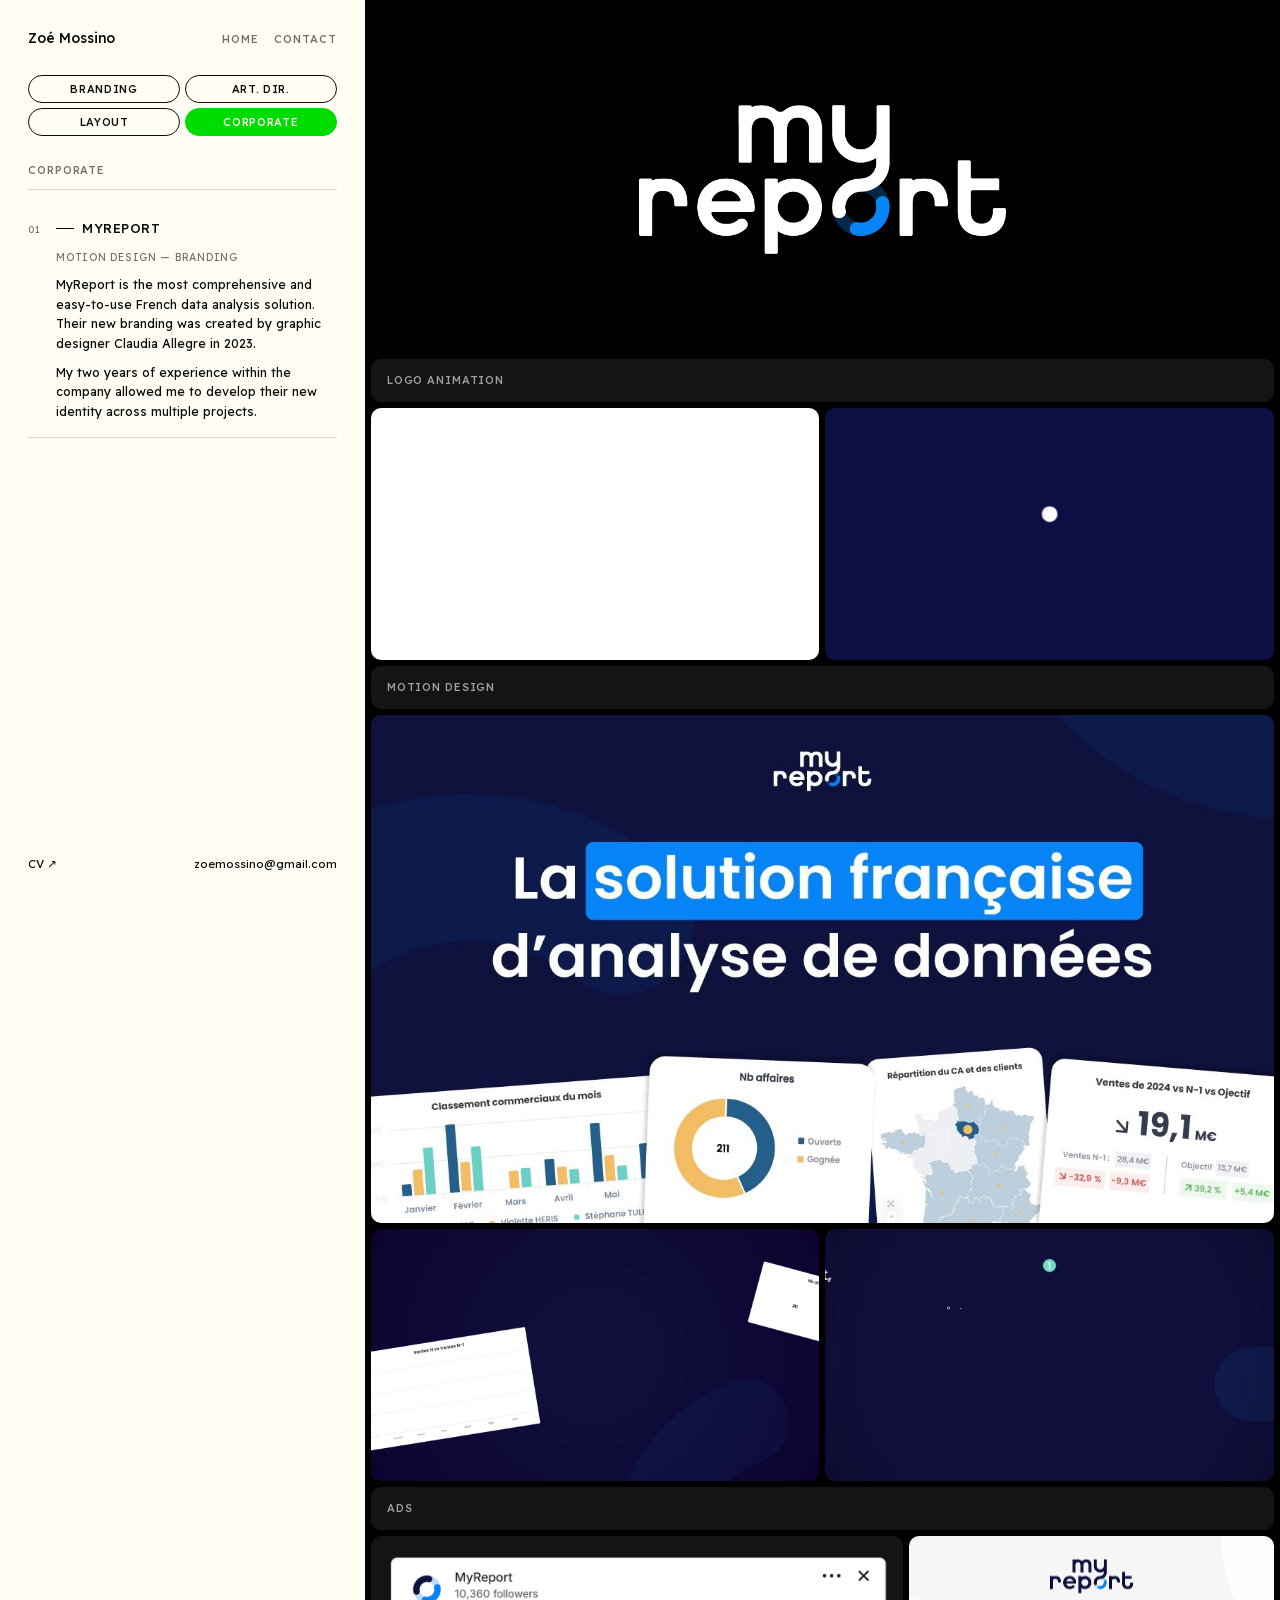
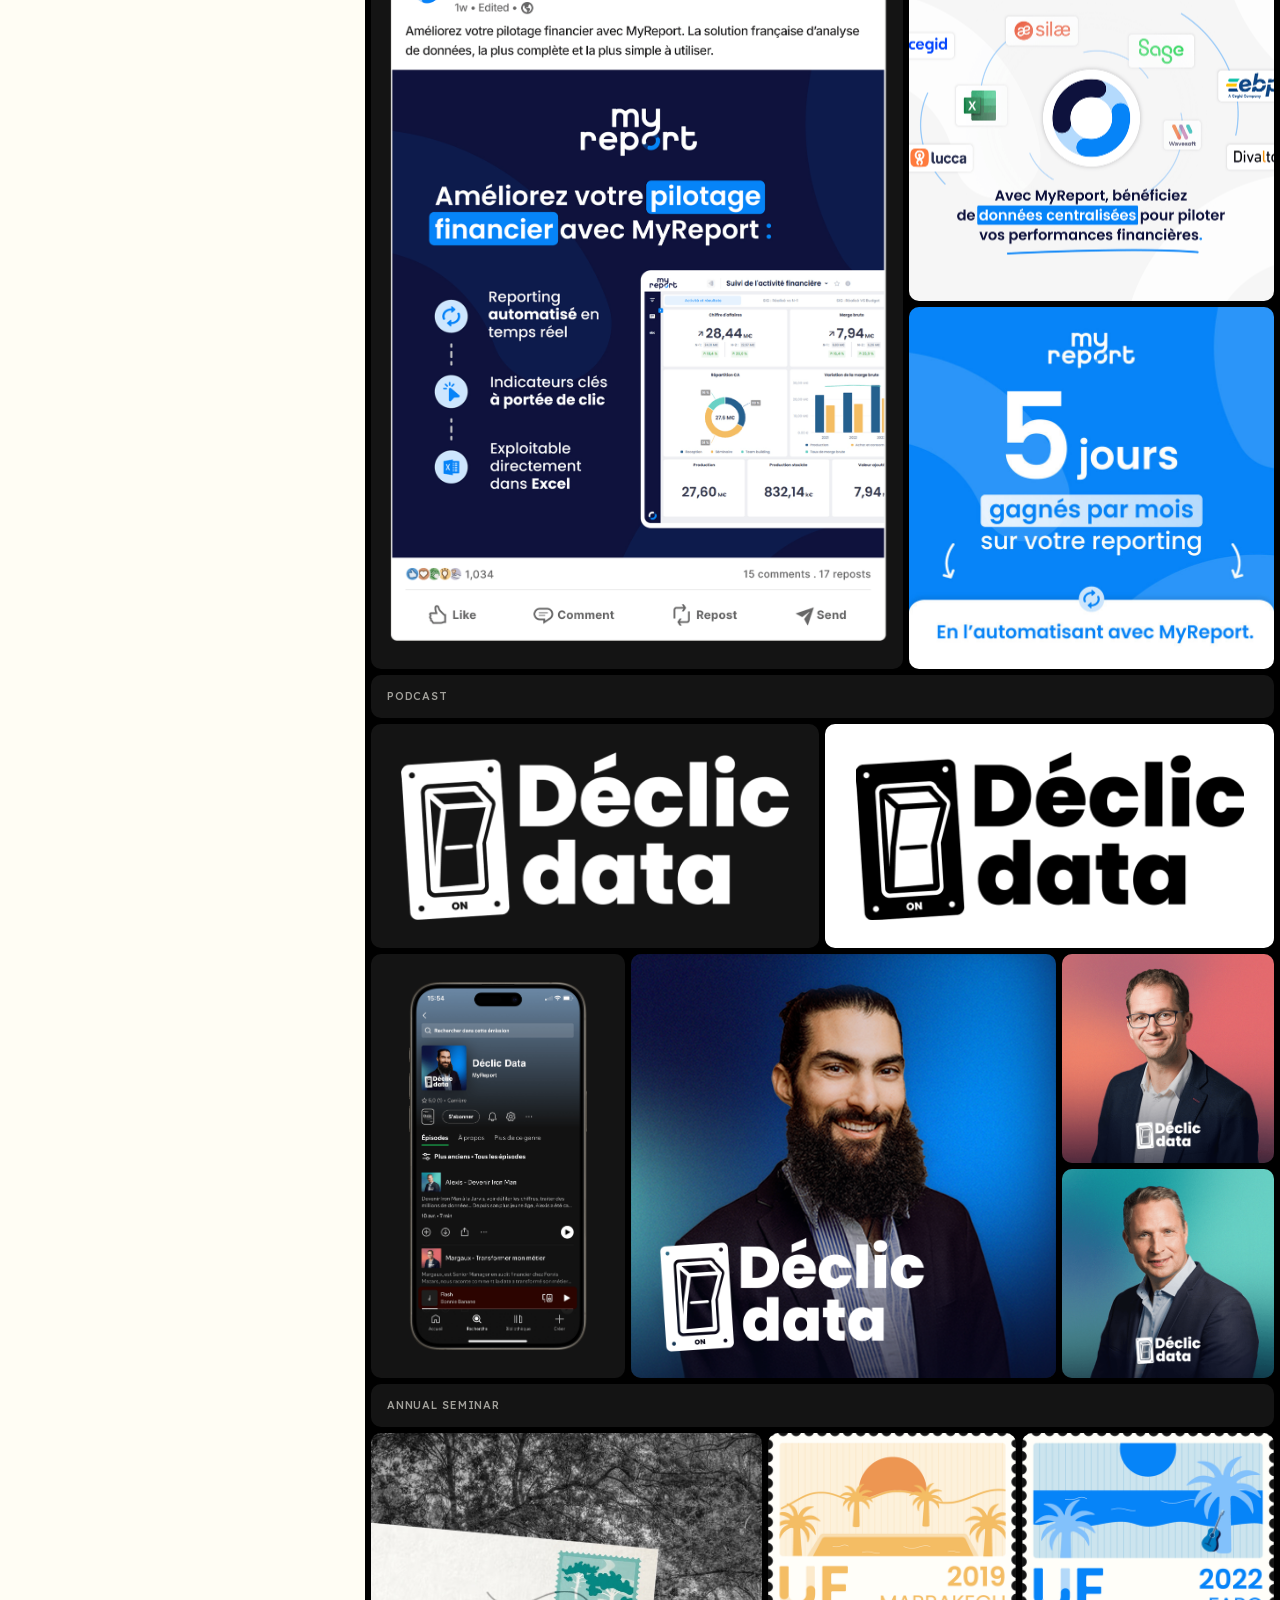
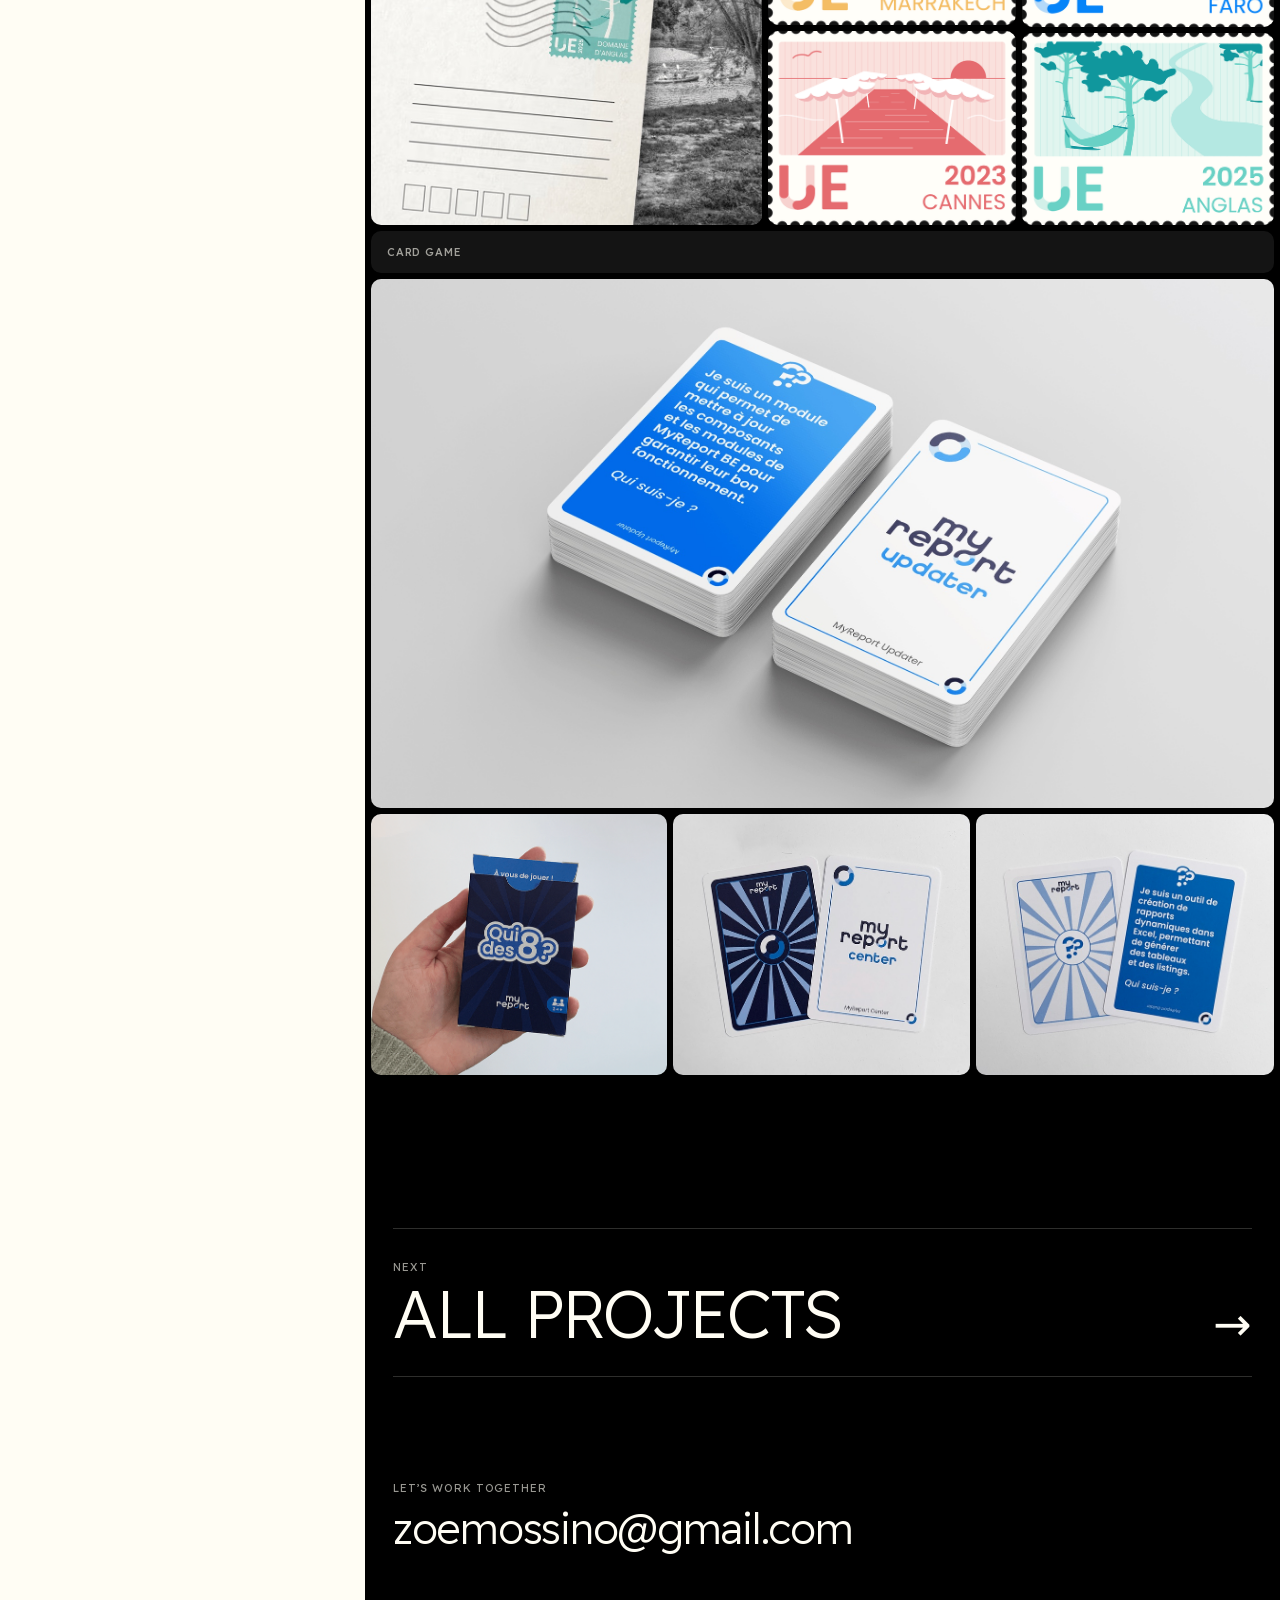
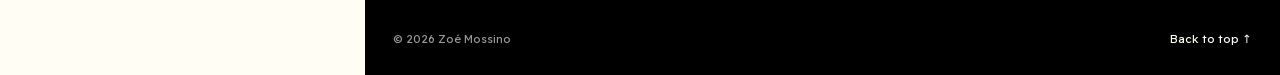
<file: corporate.html>
<!doctype html>
<html lang="en">
<head>
<meta charset="utf-8">
<meta name="viewport" content="width=device-width, initial-scale=1">
<title>Corporate — Zoé Mossino</title>
<meta name="description" content="Corporate — MyReport. Portfolio of Zoé Mossino.">
<meta property="og:type" content="website">
<meta property="og:title" content="Corporate — Zoé Mossino">
<meta property="og:description" content="Corporate — MyReport. Portfolio of Zoé Mossino.">
<meta property="og:image" content="assets/img/5351adba-eef6.jpg">
<meta name="twitter:card" content="summary_large_image">
<meta name="theme-color" content="#fffdf4">
<link rel="icon" href="assets/favicon.svg" type="image/svg+xml">
<link rel="preload" href="assets/fonts/ReadexPro-latin.woff2" as="font" type="font/woff2" crossorigin>
<link rel="stylesheet" href="assets/site.css?v=11182319">
<script>document.documentElement.classList.add('js')</script>
<script src="assets/site.js?v=11182319" defer></script>
</head>
<body class="work" id="top">
<a class="skip" href="#main">Skip to content</a>
<div class="shell">
  <aside class="side">
    <div class="top"><a class="brand" href="index.html">Zoé Mossino</a><nav class="links" aria-label="Main"><a href="index.html">Home</a><a href="mailto:zoemossino@gmail.com">Contact</a></nav></div>
    <nav class="pills" aria-label="Categories"><a class="pill" href="branding.html" style="--cat:#ff4800">Branding</a><a class="pill" href="art-direction.html" style="--cat:#1100ff">Art. Dir.</a><a class="pill" href="layout.html" style="--cat:#ff00d9">Layout</a><a class="pill" href="corporate.html" style="--cat:#00dc00" aria-current="page">Corporate</a></nav>
    <div class="side-body">
      <h1>Corporate</h1>
      <ol class="plist">
        <li>
        <a href="#myreport" data-spy="myreport"><span class="n">01</span><span class="t">MyReport</span></a>
        <div class="d"><div><p class="meta">Motion design — Branding</p><p>MyReport is the most comprehensive and easy-to-use French data analysis solution. Their new branding was created by graphic designer Claudia Allegre in 2023.</p><p>My two years of experience within the company allowed me to develop their new identity across multiple projects.</p></div></div>
      </li>
</ol>
    </div>
    <div class="side-foot"><a href="assets/2026-EN.pdf" target="_blank" rel="noopener">CV <span aria-hidden="true">↗</span></a><a href="mailto:zoemossino@gmail.com">zoemossino@gmail.com</a></div>
  </aside>
  <main class="stage" id="main">
    <section class="project" id="myreport" aria-labelledby="t-myreport">
      <header class="project-head">
        <p class="idx">01 / 01</p>
        <h2 id="t-myreport">MyReport</h2>
        <p class="meta">Motion design — Branding</p>
        <p>MyReport is the most comprehensive and easy-to-use French data analysis solution. Their new branding was created by graphic designer Claudia Allegre in 2023.</p>
          <p>My two years of experience within the company allowed me to develop their new identity across multiple projects.</p>
      </header>
      <div class="grid">
        <div class="row"><a class="tile pic fit" style="--ar:2.6;--g:2.6;--bg:#000;--pad:11%" href="assets/img/62d59759-0987.png?v=toligj" data-zoom><img src="assets/img/62d59759-0987.png?v=toligj" alt="MyReport — project visual" loading="lazy" decoding="async"></a></div>
        <div class="row"><h3 class="tile note">Logo animation</h3></div>
        <div class="row"><div class="tile mfull vid" style="--ar:1.7778;--g:1.7778"><video muted loop playsinline preload="none" poster="assets/img/poster-3e101cbd.jpg?v=toligj" data-src="assets/video/myreport-1.mp4?v=toljlo" data-gif="assets/video/myreport-1.gif?v=topx3y" aria-label="MyReport — video"></video></div><div class="tile mfull vid" style="--ar:1.7778;--g:1.7778"><video muted loop playsinline preload="none" poster="assets/img/poster-12bd6691.jpg?v=toligk" data-src="assets/video/myreport-2.mp4?v=toljlo" data-gif="assets/video/myreport-2.gif?v=topx3y" aria-label="MyReport — video"></video></div></div>
        <div class="row"><h3 class="tile note">Motion design</h3></div>
        <div class="row"><div class="tile yt" style="--ar:1.7778;--g:1.7778" data-yt="vGBNRMKV0wA" role="img" aria-label="MyReport — video"><img src="assets/img/yt-vGBNRMKV0wA.jpg?v=tolijx" alt="" loading="lazy" decoding="async"></div></div>
        <div class="row"><div class="tile mfull vid" style="--ar:1.7778;--g:1.7778"><video muted loop playsinline preload="none" poster="assets/img/poster-e25d6b22.jpg?v=toligk" data-src="assets/video/myreport-3.mp4?v=toljlo" data-gif="assets/video/myreport-3.gif?v=topx3y" aria-label="MyReport — video"></video></div><div class="tile mfull vid" style="--ar:1.7778;--g:1.7778"><video muted loop playsinline preload="none" poster="assets/img/poster-3a4e0c65.jpg?v=toligk" data-src="assets/video/myreport-4.mp4?v=toljlo" data-gif="assets/video/myreport-4.gif?v=topx3y" aria-label="MyReport — video"></video></div></div>
        <div class="row"><h3 class="tile note">Ads</h3></div>
        <div class="row"><a class="tile mfull pic" style="--ar:0.725;--g:0.725;--pos:right center" href="assets/img/dbd81bd6-2544.png?v=toligl" data-zoom><img src="assets/img/dbd81bd6-2544.png?v=toligl" alt="MyReport — project visual" loading="lazy" decoding="async"></a><div class="stack mfull" style="--g:0.4979"><a class="tile pic" style="--ar:0.9918;--g:1.0083" href="assets/img/40f36474-15b5.png?v=tolign" data-zoom><img src="assets/img/40f36474-15b5.png?v=tolign" alt="MyReport — project visual" loading="lazy" decoding="async"></a><a class="tile pic" style="--ar:1.0;--g:1.0" href="assets/img/53308781-adc5.jpg?v=tolign" data-zoom><img src="assets/img/53308781-adc5.jpg?v=tolign" alt="MyReport — project visual" loading="lazy" decoding="async"></a></div></div>
        <div class="row"><h3 class="tile note">Podcast</h3></div>
        <div class="row"><a class="tile mhide pic fit" style="--ar:2.0;--g:2.0;--bg:#141414" href="assets/img/a7d5cf3c-2d03.png?v=tolign" data-zoom><img src="assets/img/a7d5cf3c-2d03.png?v=tolign" alt="MyReport — project visual" loading="lazy" decoding="async"></a><a class="tile mfull pic fit" style="--ar:2.0;--g:2.0;--bg:#fff" href="assets/img/8baad698-a49e.png?v=toligo" data-zoom><img src="assets/img/8baad698-a49e.png?v=toligo" alt="MyReport — project visual" loading="lazy" decoding="async"></a></div>
        <div class="row"><a class="tile mpair pic fit" style="--ar:0.6;--g:0.6;--bg:#141414" href="assets/img/49ba9d26-cd6b.png?v=toligp" data-zoom><img src="assets/img/49ba9d26-cd6b.png?v=toligp" alt="MyReport — project visual" loading="lazy" decoding="async"></a><a class="tile mpair pic" style="--ar:1.0;--g:1.0" href="assets/img/955147f5-1691.png?v=toligq" data-zoom><img src="assets/img/955147f5-1691.png?v=toligq" alt="MyReport — project visual" loading="lazy" decoding="async"></a><div class="stack mhalf" style="--g:0.5"><a class="tile pic" style="--ar:1.0;--g:1.0" href="assets/img/abe59743-55ef.png?v=toligr" data-zoom><img src="assets/img/abe59743-55ef.png?v=toligr" alt="MyReport — project visual" loading="lazy" decoding="async"></a><a class="tile pic" style="--ar:1.0;--g:1.0" href="assets/img/f820d63d-51a5.png?v=toligs" data-zoom><img src="assets/img/f820d63d-51a5.png?v=toligs" alt="MyReport — project visual" loading="lazy" decoding="async"></a></div></div>
        <div class="row"><h3 class="tile note">Annual seminar</h3></div>
        <div class="row"><a class="tile mfull pic" style="--ar:0.9976;--g:0.9976" href="assets/img/2c199f75-7a01.jpg?v=tolimb" data-zoom><img src="assets/img/2c199f75-7a01.jpg?v=tolimb" alt="MyReport — project visual" loading="lazy" decoding="async"></a><div class="stack mhalf" style="--g:0.6342"><a class="tile pic" style="--ar:1.2754;--g:0.7841" href="assets/img/07f2809f-b5ab.png?v=toligt" data-zoom><img src="assets/img/07f2809f-b5ab.png?v=toligt" alt="MyReport — project visual" loading="lazy" decoding="async"></a><a class="tile pic" style="--ar:1.2614;--g:0.7928" href="assets/img/2947a113-a63c.png?v=toligv" data-zoom><img src="assets/img/2947a113-a63c.png?v=toligv" alt="MyReport — project visual" loading="lazy" decoding="async"></a></div><div class="stack mhalf" style="--g:0.6418"><a class="tile pic" style="--ar:1.2754;--g:0.7841" href="assets/img/3477b08d-7716.png?v=toligt" data-zoom><img src="assets/img/3477b08d-7716.png?v=toligt" alt="MyReport — project visual" loading="lazy" decoding="async"></a><a class="tile pic" style="--ar:1.292;--g:0.774" href="assets/img/7b3fb9bb-a275.png?v=toligw" data-zoom><img src="assets/img/7b3fb9bb-a275.png?v=toligw" alt="MyReport — project visual" loading="lazy" decoding="async"></a></div></div>
        <div class="row"><h3 class="tile note">Card game</h3></div>
        <div class="row"><a class="tile pic" style="--ar:1.7073;--g:1.7073" href="assets/img/5351adba-eef6.jpg?v=tolimb" data-zoom><img src="assets/img/5351adba-eef6.jpg?v=tolimb" alt="MyReport — project visual" loading="lazy" decoding="async"></a></div>
        <div class="row"><a class="tile pic" style="--ar:1.1374;--g:1.1374" href="assets/img/ad6bac7f-5e8b.png?v=tolih0" data-zoom><img src="assets/img/ad6bac7f-5e8b.png?v=tolih0" alt="MyReport — project visual" loading="lazy" decoding="async"></a><a class="tile pic" style="--ar:1.1421;--g:1.1421" href="assets/img/9aae9adf-2a22.jpg?v=tolimb" data-zoom><img src="assets/img/9aae9adf-2a22.jpg?v=tolimb" alt="MyReport — project visual" loading="lazy" decoding="async"></a><a class="tile pic" style="--ar:1.1429;--g:1.1429" href="assets/img/c458f5c3-b0ad.jpg?v=tolimb" data-zoom><img src="assets/img/c458f5c3-b0ad.jpg?v=tolimb" alt="MyReport — project visual" loading="lazy" decoding="async"></a></div>
      </div>
    </section>

    <footer class="end">
      <a class="next" href="index.html"><span>Next</span><strong>All projects</strong><i aria-hidden="true">→</i></a>
      <div class="contact">
        <p>Let’s work together</p>
        <a href="mailto:zoemossino@gmail.com">zoemossino@gmail.com</a>
      </div>
      <p class="copy">© 2026 Zoé Mossino<a href="#top">Back to top ↑</a></p>
    </footer>

  </main>
</div>
<dialog class="zoom" aria-label="Image viewer"><button class="zoom-close" type="button" aria-label="Close">Close ✕</button><button class="zoom-prev" type="button" aria-label="Previous image">←</button><img alt=""><button class="zoom-next" type="button" aria-label="Next image">→</button></dialog>
</body>
</html>
</file>
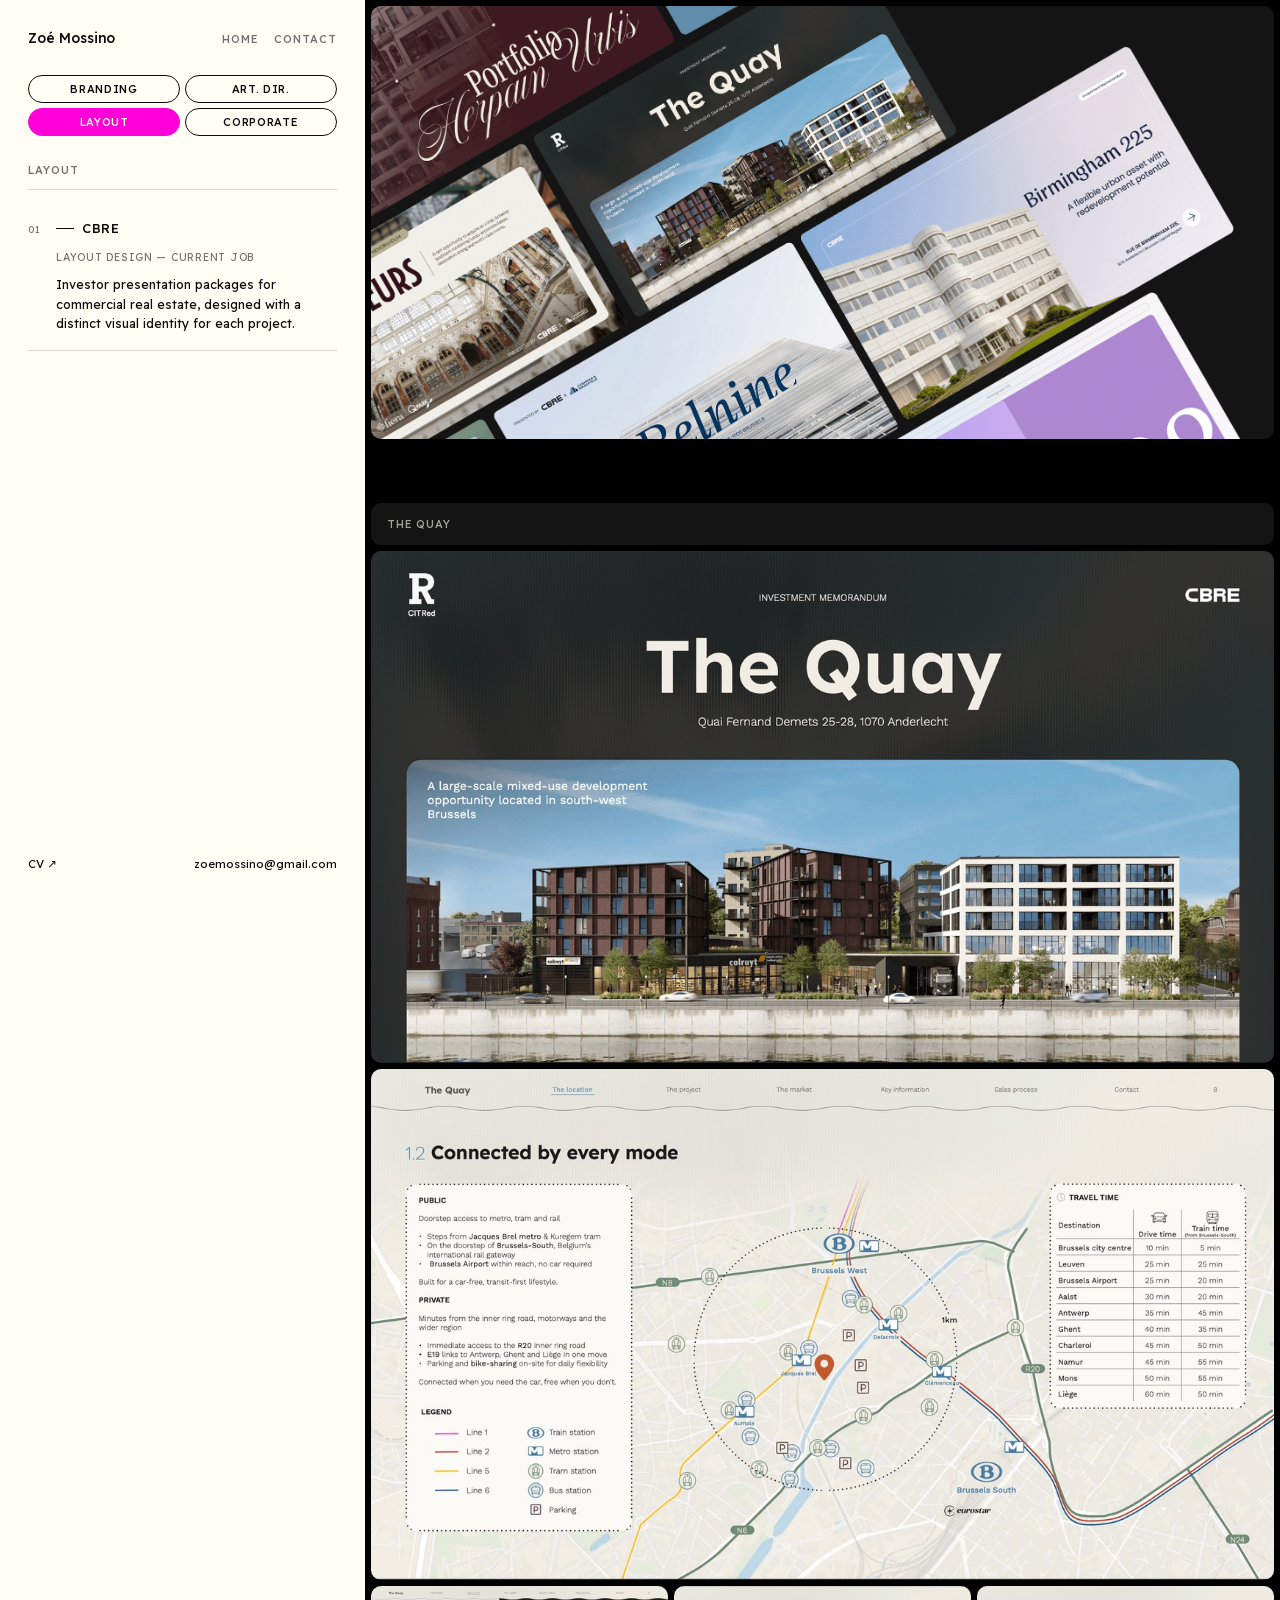
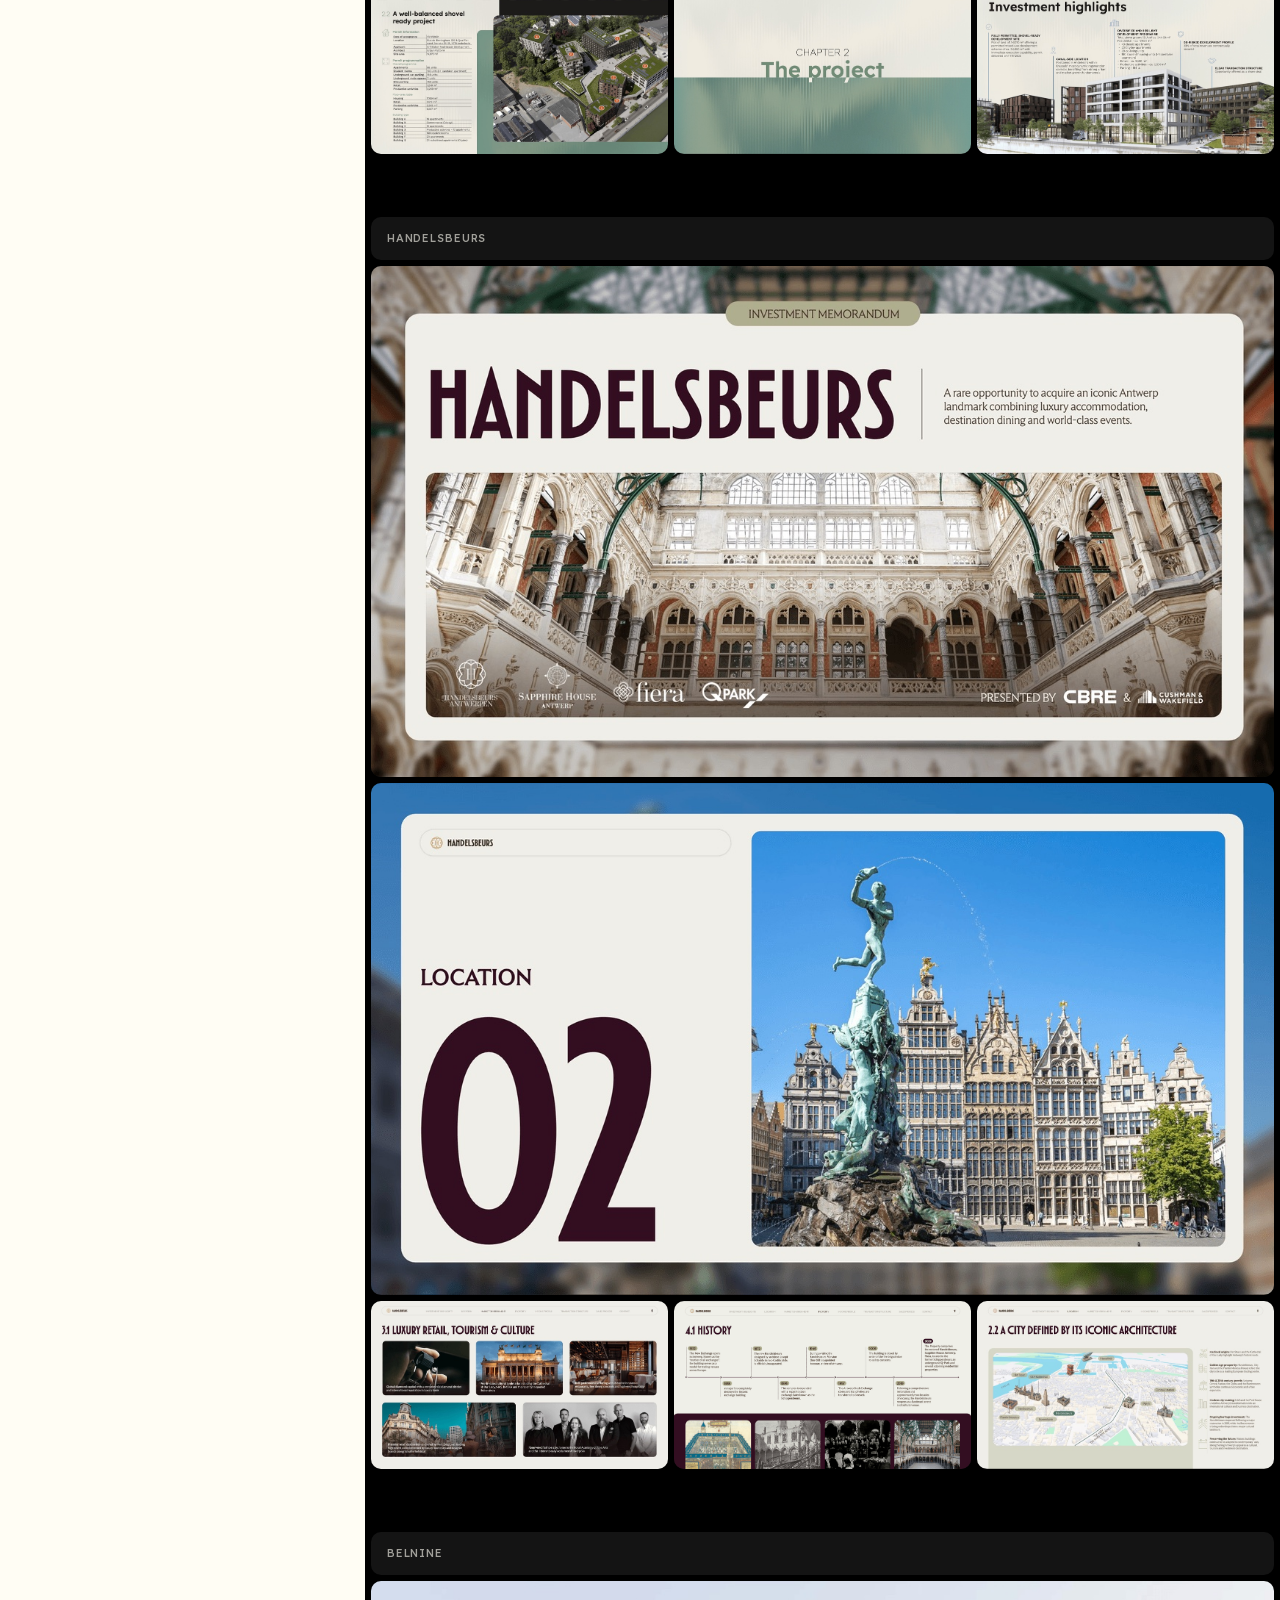
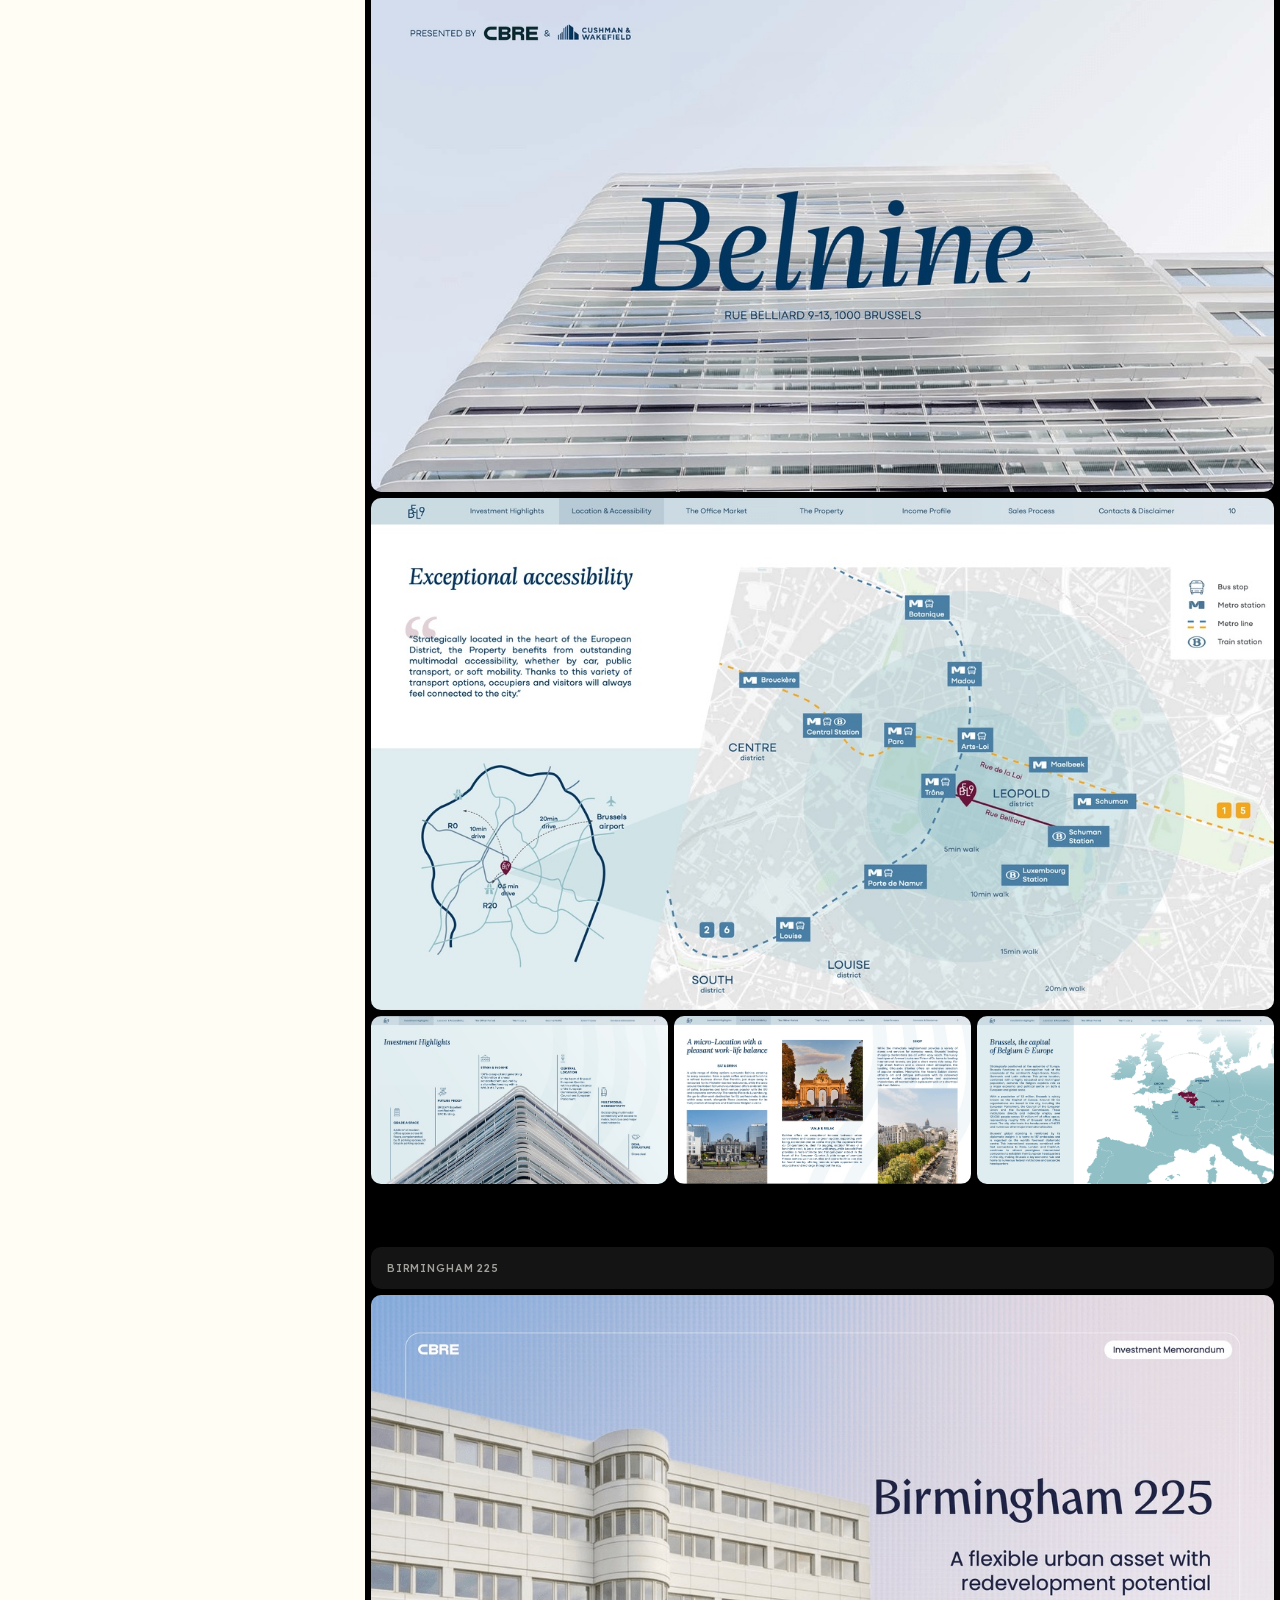
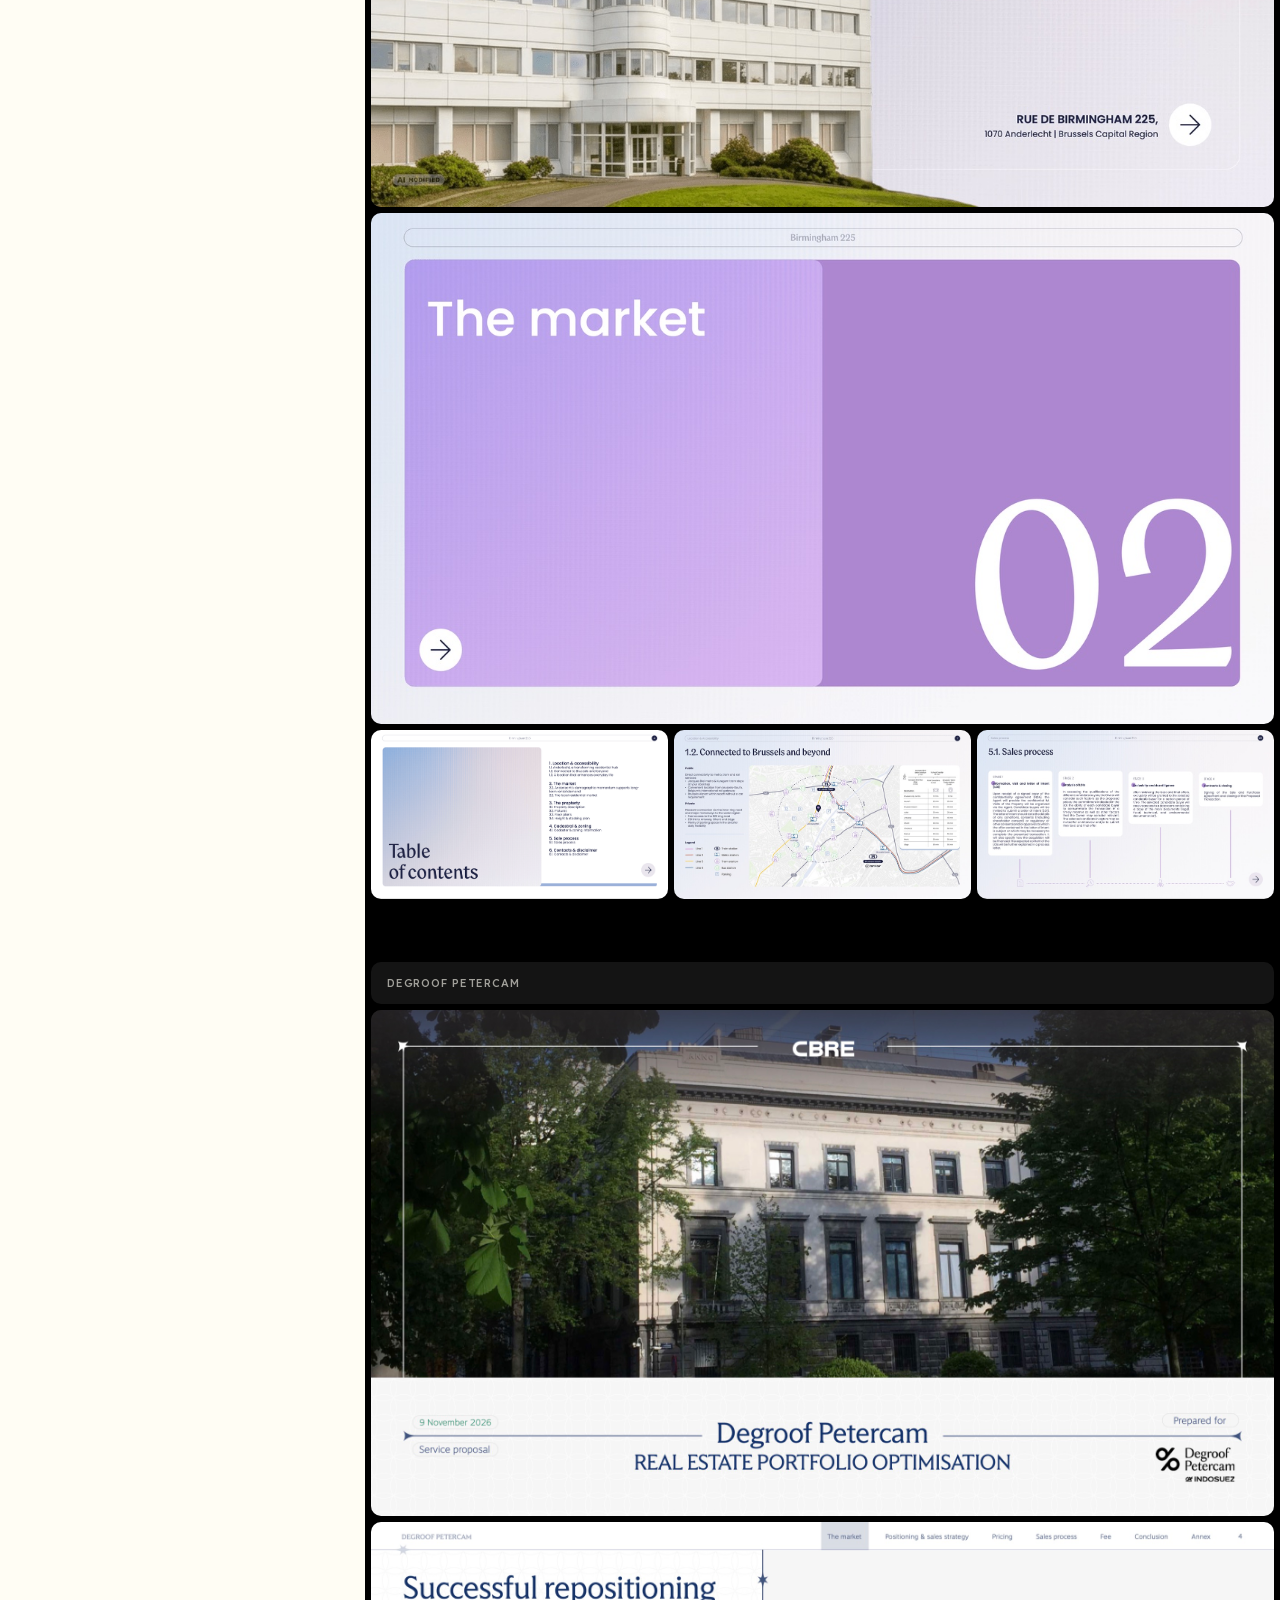
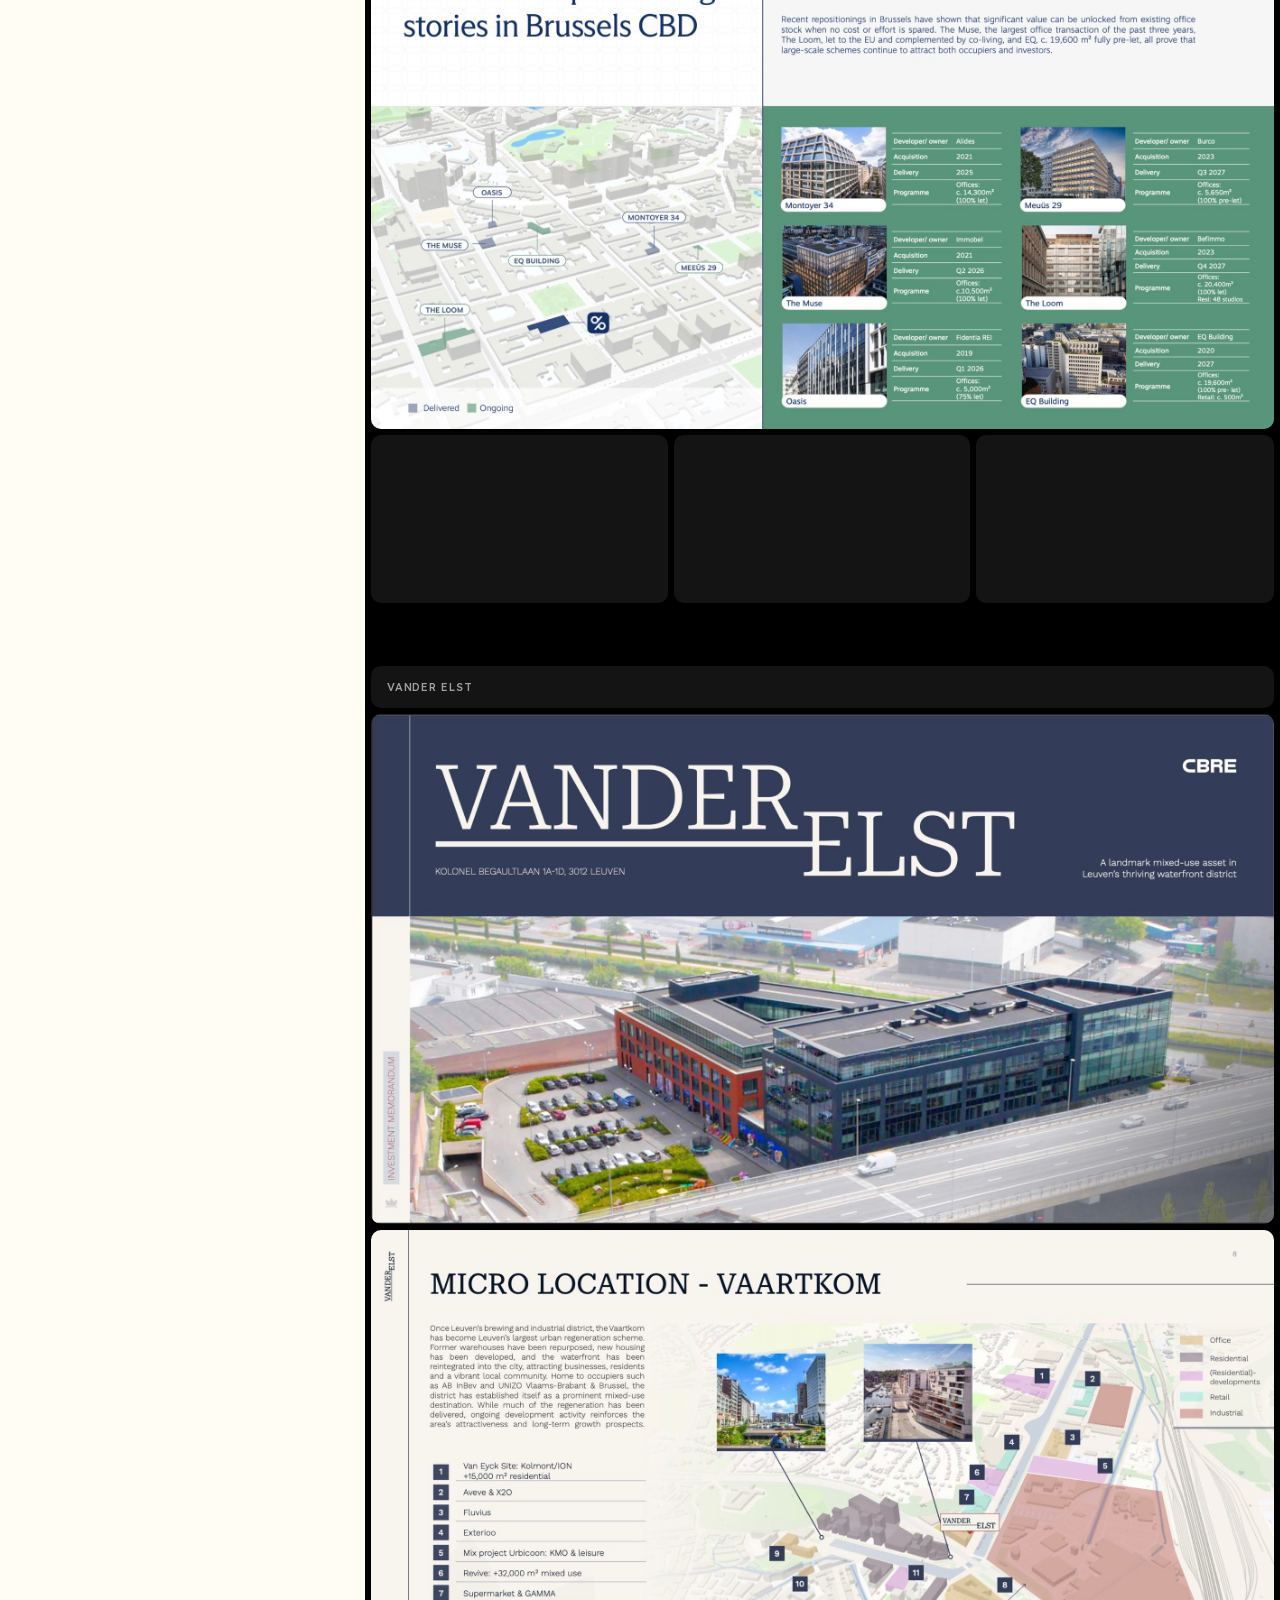
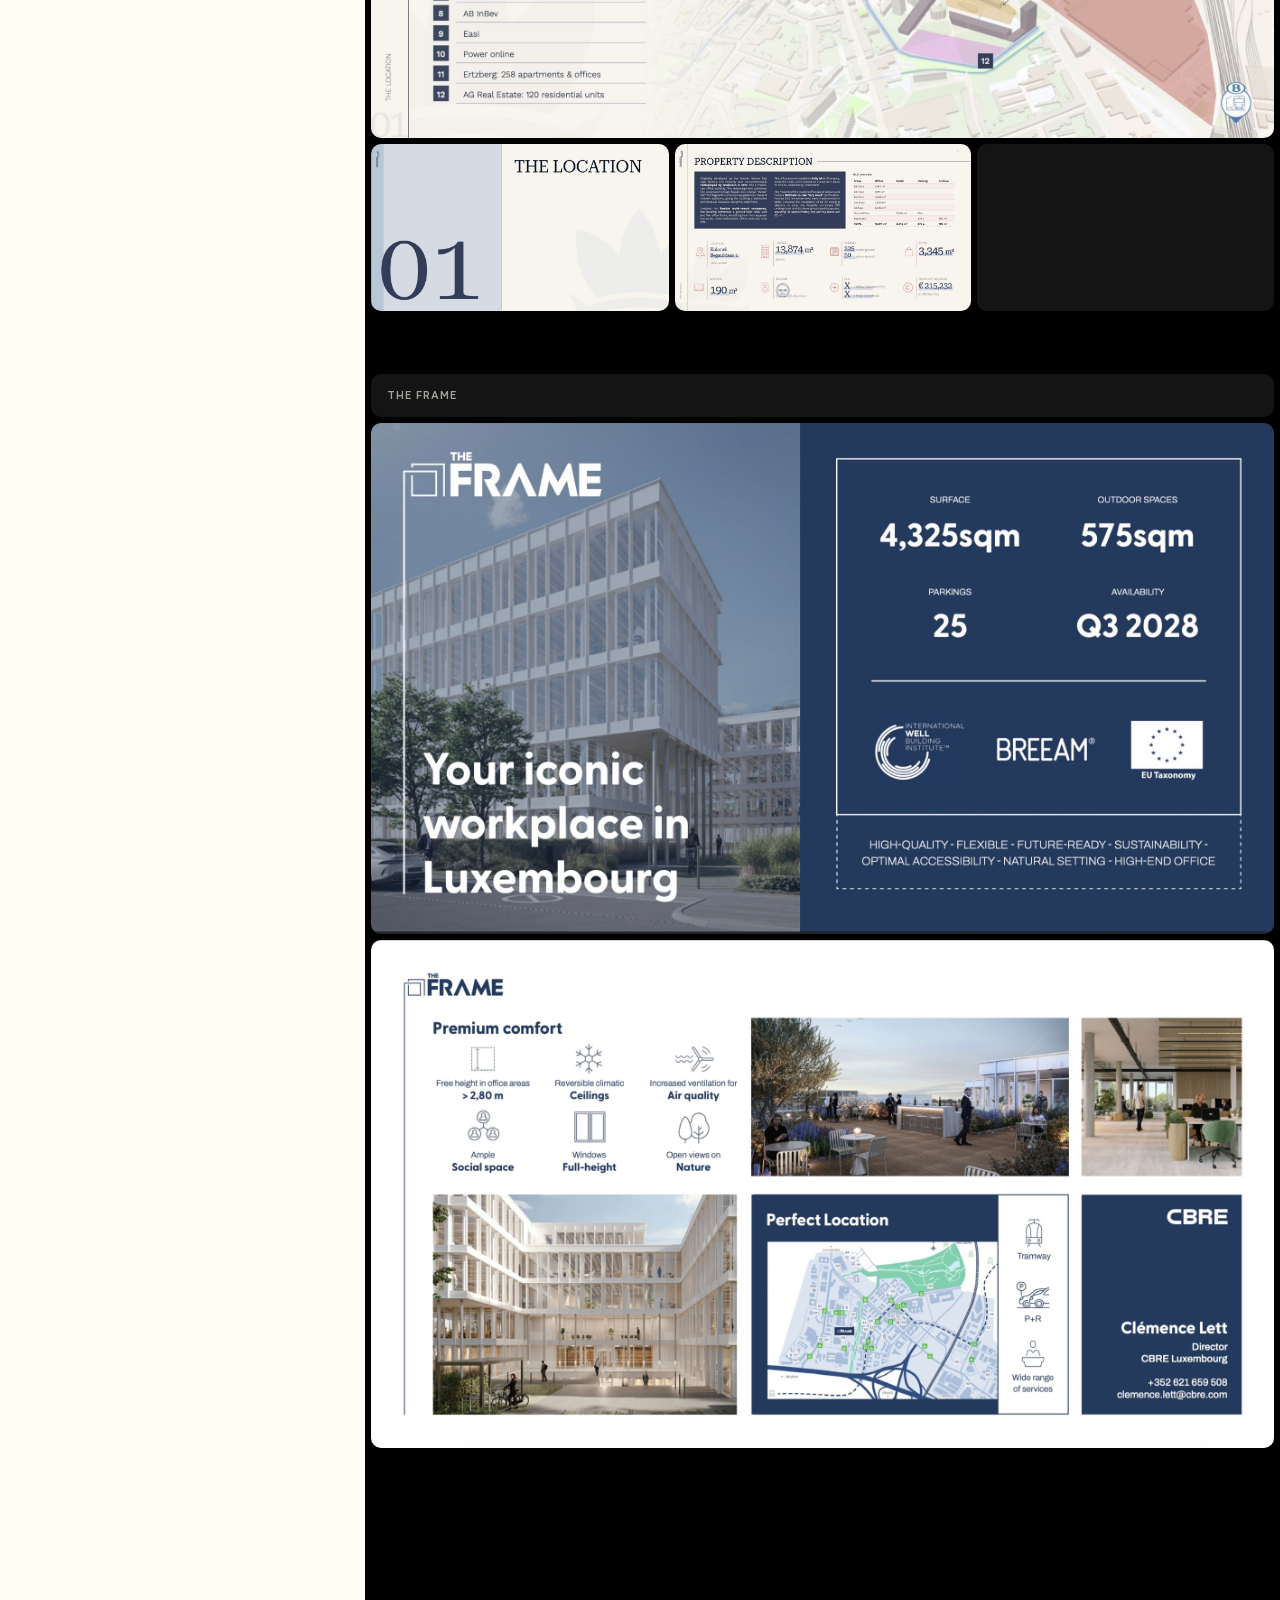
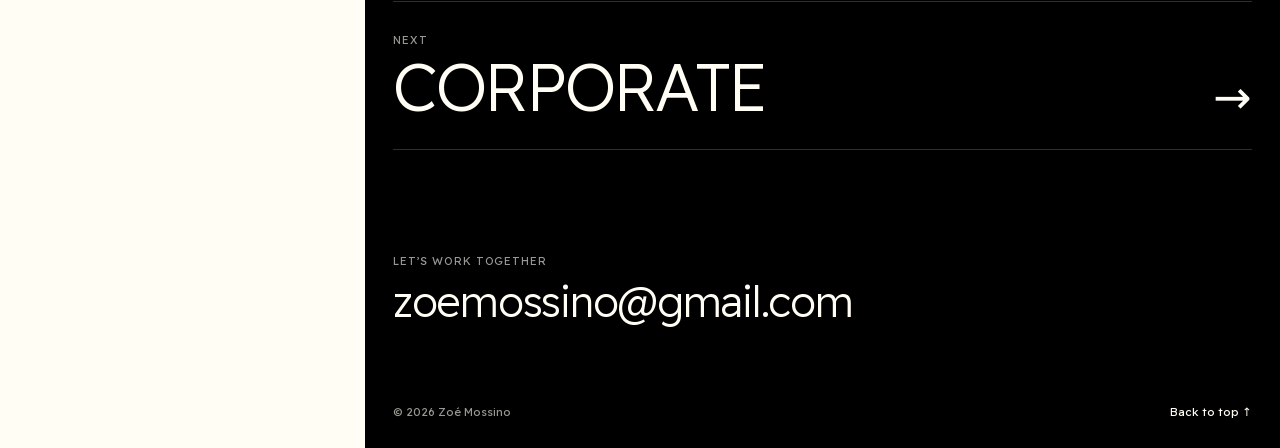
<file: layout.html>
<!doctype html>
<html lang="en">
<head>
<meta charset="utf-8">
<meta name="viewport" content="width=device-width, initial-scale=1">
<title>Layout — Zoé Mossino</title>
<meta name="description" content="Layout — CBRE. Portfolio of Zoé Mossino.">
<meta property="og:type" content="website">
<meta property="og:title" content="Layout — Zoé Mossino">
<meta property="og:description" content="Layout — CBRE. Portfolio of Zoé Mossino.">
<meta property="og:image" content="assets/img/e25dcf7c-61e5.png">
<meta name="twitter:card" content="summary_large_image">
<meta name="theme-color" content="#fffdf4">
<link rel="icon" href="assets/favicon.svg" type="image/svg+xml">
<link rel="preload" href="assets/fonts/ReadexPro-latin.woff2" as="font" type="font/woff2" crossorigin>
<link rel="stylesheet" href="assets/site.css?v=11182319">
<script>document.documentElement.classList.add('js')</script>
<script src="assets/site.js?v=11182319" defer></script>
</head>
<body class="work" id="top">
<a class="skip" href="#main">Skip to content</a>
<div class="shell">
  <aside class="side">
    <div class="top"><a class="brand" href="index.html">Zoé Mossino</a><nav class="links" aria-label="Main"><a href="index.html">Home</a><a href="mailto:zoemossino@gmail.com">Contact</a></nav></div>
    <nav class="pills" aria-label="Categories"><a class="pill" href="branding.html" style="--cat:#ff4800">Branding</a><a class="pill" href="art-direction.html" style="--cat:#1100ff">Art. Dir.</a><a class="pill" href="layout.html" style="--cat:#ff00d9" aria-current="page">Layout</a><a class="pill" href="corporate.html" style="--cat:#00dc00">Corporate</a></nav>
    <div class="side-body">
      <h1>Layout</h1>
      <ol class="plist">
        <li>
        <a href="#cbre" data-spy="cbre"><span class="n">01</span><span class="t">CBRE</span></a>
        <div class="d"><div><p class="meta">Layout design — current job</p><p>Investor presentation packages for commercial real estate, designed with a distinct visual identity for each project.</p></div></div>
      </li>
</ol>
    </div>
    <div class="side-foot"><a href="assets/2026-EN.pdf" target="_blank" rel="noopener">CV <span aria-hidden="true">↗</span></a><a href="mailto:zoemossino@gmail.com">zoemossino@gmail.com</a></div>
  </aside>
  <main class="stage" id="main">
    <section class="project" id="cbre" aria-labelledby="t-cbre">
      <header class="project-head">
        <p class="idx">01 / 01</p>
        <h2 id="t-cbre">CBRE</h2>
        <p class="meta">Layout design — current job</p>
        <p>Investor presentation packages for commercial real estate, designed with a distinct visual identity for each project.</p>
      </header>
      <div class="grid">
        <div class="row"><a class="tile mfull pic" style="--ar:2.0839;--g:2.0839" href="assets/img/e25dcf7c-61e5.png?v=toliei" data-zoom><img src="assets/img/e25dcf7c-61e5.png?v=toliei" alt="CBRE — project visual" loading="lazy" decoding="async"></a></div>
        <div class="row"><span class="gap" aria-hidden="true"></span></div>
        <div class="row"><h3 class="tile mfull note">The Quay</h3></div>
        <div class="row"><a class="tile mfull pic" style="--ar:1.7658;--g:1.7658" href="assets/img/33b5386b-15a6.jpg?v=tolimb" data-zoom><img src="assets/img/33b5386b-15a6.jpg?v=tolimb" alt="CBRE — project visual" loading="lazy" decoding="async"></a></div>
        <div class="row"><a class="tile mfull pic" style="--ar:1.7658;--g:1.7658" href="assets/img/7073916b-df63.jpg?v=tolimb" data-zoom><img src="assets/img/7073916b-df63.jpg?v=tolimb" alt="CBRE — project visual" loading="lazy" decoding="async"></a></div>
        <div class="row"><a class="tile mfull pic" style="--ar:1.7667;--g:1.7667" href="assets/img/86719ffd-348c.jpg?v=tolimb" data-zoom><img src="assets/img/86719ffd-348c.jpg?v=tolimb" alt="CBRE — project visual" loading="lazy" decoding="async"></a><a class="tile mfull pic" style="--ar:1.7667;--g:1.7667" href="assets/img/e0d2c824-a57a.jpg?v=tolimc" data-zoom><img src="assets/img/e0d2c824-a57a.jpg?v=tolimc" alt="CBRE — project visual" loading="lazy" decoding="async"></a><a class="tile mfull pic" style="--ar:1.7667;--g:1.7667" href="assets/img/feb0abd6-1934.jpg?v=tolimc" data-zoom><img src="assets/img/feb0abd6-1934.jpg?v=tolimc" alt="CBRE — project visual" loading="lazy" decoding="async"></a></div>
        <div class="row"><span class="gap" aria-hidden="true"></span></div>
        <div class="row"><h3 class="tile mfull note">Handelsbeurs</h3></div>
        <div class="row"><a class="tile mfull pic" style="--ar:1.7658;--g:1.7658" href="assets/img/1b90bafa-2b35.jpg?v=tolimb" data-zoom><img src="assets/img/1b90bafa-2b35.jpg?v=tolimb" alt="CBRE — project visual" loading="lazy" decoding="async"></a></div>
        <div class="row"><a class="tile mfull pic" style="--ar:1.7658;--g:1.7658" href="assets/img/42b19c55-b290.jpg?v=tolimb" data-zoom><img src="assets/img/42b19c55-b290.jpg?v=tolimb" alt="CBRE — project visual" loading="lazy" decoding="async"></a></div>
        <div class="row"><a class="tile mfull pic" style="--ar:1.7667;--g:1.7667" href="assets/img/fc94da5f-8073.jpg?v=tolimc" data-zoom><img src="assets/img/fc94da5f-8073.jpg?v=tolimc" alt="CBRE — project visual" loading="lazy" decoding="async"></a><a class="tile mfull pic" style="--ar:1.7667;--g:1.7667" href="assets/img/f85be1d0-65b2.png?v=toliev" data-zoom><img src="assets/img/f85be1d0-65b2.png?v=toliev" alt="CBRE — project visual" loading="lazy" decoding="async"></a><a class="tile mfull pic" style="--ar:1.7667;--g:1.7667" href="assets/img/968d20fd-4f85.jpg?v=tolimb" data-zoom><img src="assets/img/968d20fd-4f85.jpg?v=tolimb" alt="CBRE — project visual" loading="lazy" decoding="async"></a></div>
        <div class="row"><span class="gap" aria-hidden="true"></span></div>
        <div class="row"><h3 class="tile mfull note">Belnine</h3></div>
        <div class="row"><a class="tile mfull pic" style="--ar:1.7658;--g:1.7658" href="assets/img/693f2a20-fc6e.jpg?v=tolimb" data-zoom><img src="assets/img/693f2a20-fc6e.jpg?v=tolimb" alt="CBRE — project visual" loading="lazy" decoding="async"></a></div>
        <div class="row"><a class="tile mfull pic" style="--ar:1.7658;--g:1.7658" href="assets/img/b724de90-26c8.jpg?v=tolimb" data-zoom><img src="assets/img/b724de90-26c8.jpg?v=tolimb" alt="CBRE — project visual" loading="lazy" decoding="async"></a></div>
        <div class="row"><a class="tile mfull pic" style="--ar:1.7667;--g:1.7667" href="assets/img/fed64da8-a1e1.jpg?v=tolimc" data-zoom><img src="assets/img/fed64da8-a1e1.jpg?v=tolimc" alt="CBRE — project visual" loading="lazy" decoding="async"></a><a class="tile mfull pic" style="--ar:1.7667;--g:1.7667" href="assets/img/e2f22bda-1629.jpg?v=tolimc" data-zoom><img src="assets/img/e2f22bda-1629.jpg?v=tolimc" alt="CBRE — project visual" loading="lazy" decoding="async"></a><a class="tile mfull pic" style="--ar:1.7667;--g:1.7667" href="assets/img/2e2b0e17-627a.png?v=tolif6" data-zoom><img src="assets/img/2e2b0e17-627a.png?v=tolif6" alt="CBRE — project visual" loading="lazy" decoding="async"></a></div>
        <div class="row"><span class="gap" aria-hidden="true"></span></div>
        <div class="row"><h3 class="tile mfull note">Birmingham 225</h3></div>
        <div class="row"><a class="tile mfull pic" style="--ar:1.7658;--g:1.7658" href="assets/img/c6e68db1-ec7e.jpg?v=tolimb" data-zoom><img src="assets/img/c6e68db1-ec7e.jpg?v=tolimb" alt="CBRE — project visual" loading="lazy" decoding="async"></a></div>
        <div class="row"><a class="tile mfull pic" style="--ar:1.7658;--g:1.7658" href="assets/img/2c4064cf-b3ca.jpg?v=tolimb" data-zoom><img src="assets/img/2c4064cf-b3ca.jpg?v=tolimb" alt="CBRE — project visual" loading="lazy" decoding="async"></a></div>
        <div class="row"><a class="tile mfull pic" style="--ar:1.7667;--g:1.7667" href="assets/img/d9a5217e-d408.png?v=tolif9" data-zoom><img src="assets/img/d9a5217e-d408.png?v=tolif9" alt="CBRE — project visual" loading="lazy" decoding="async"></a><a class="tile mfull pic" style="--ar:1.7667;--g:1.7667" href="assets/img/46c617eb-0571.jpg?v=tolimb" data-zoom><img src="assets/img/46c617eb-0571.jpg?v=tolimb" alt="CBRE — project visual" loading="lazy" decoding="async"></a><a class="tile mfull pic" style="--ar:1.7667;--g:1.7667" href="assets/img/a5563781-5ea4.jpg?v=tolimb" data-zoom><img src="assets/img/a5563781-5ea4.jpg?v=tolimb" alt="CBRE — project visual" loading="lazy" decoding="async"></a></div>
        <div class="row"><span class="gap" aria-hidden="true"></span></div>
        <div class="row"><h3 class="tile mfull note">Degroof Petercam</h3></div>
        <div class="row"><a class="tile mfull pic" style="--ar:1.7857;--g:1.7857" href="assets/img/cbre-dp-1.jpg?v=tomwwh" data-zoom><img src="assets/img/cbre-dp-1.jpg?v=tomwwh" alt="CBRE — project visual" loading="lazy" decoding="async"></a></div>
        <div class="row"><a class="tile mfull pic" style="--ar:1.7809;--g:1.7809" href="assets/img/cbre-dp-2.jpg?v=tomwwh" data-zoom><img src="assets/img/cbre-dp-2.jpg?v=tomwwh" alt="CBRE — project visual" loading="lazy" decoding="async"></a></div>
        <div class="row"><a class="tile mfull pic" style="--ar:1.7715;--g:1.7715" href="assets/img/cbre-dp-3.jpg?v=tomwwi" data-zoom><img src="assets/img/cbre-dp-3.jpg?v=tomwwi" alt="CBRE — project visual" loading="lazy" decoding="async"></a><a class="tile mfull pic" style="--ar:1.7715;--g:1.7715" href="assets/img/cbre-dp-4.jpg?v=tomwwi" data-zoom><img src="assets/img/cbre-dp-4.jpg?v=tomwwi" alt="CBRE — project visual" loading="lazy" decoding="async"></a><a class="tile mfull pic" style="--ar:1.7762;--g:1.7762" href="assets/img/cbre-dp-5.jpg?v=tomwwi" data-zoom><img src="assets/img/cbre-dp-5.jpg?v=tomwwi" alt="CBRE — project visual" loading="lazy" decoding="async"></a></div>
        <div class="row"><span class="gap" aria-hidden="true"></span></div>
        <div class="row"><h3 class="tile mfull note">Vander Elst</h3></div>
        <div class="row"><a class="tile mfull pic" style="--ar:1.7715;--g:1.7715" href="assets/img/cbre-ve-1.jpg?v=tomwwh" data-zoom><img src="assets/img/cbre-ve-1.jpg?v=tomwwh" alt="CBRE — project visual" loading="lazy" decoding="async"></a></div>
        <div class="row"><a class="tile mfull pic" style="--ar:1.7778;--g:1.7778" href="assets/img/cbre-ve-2.jpg?v=tomwwi" data-zoom><img src="assets/img/cbre-ve-2.jpg?v=tomwwi" alt="CBRE — project visual" loading="lazy" decoding="async"></a></div>
        <div class="row"><a class="tile mfull pic" style="--ar:1.7889;--g:1.7889" href="assets/img/cbre-ve-3.jpg?v=tomwwi" data-zoom><img src="assets/img/cbre-ve-3.jpg?v=tomwwi" alt="CBRE — project visual" loading="lazy" decoding="async"></a><a class="tile mfull pic" style="--ar:1.7809;--g:1.7809" href="assets/img/cbre-ve-4.jpg?v=tomwwi" data-zoom><img src="assets/img/cbre-ve-4.jpg?v=tomwwi" alt="CBRE — project visual" loading="lazy" decoding="async"></a><a class="tile mfull pic" style="--ar:1.7809;--g:1.7809" href="assets/img/cbre-ve-5.jpg?v=tomwwi" data-zoom><img src="assets/img/cbre-ve-5.jpg?v=tomwwi" alt="CBRE — project visual" loading="lazy" decoding="async"></a></div>
        <div class="row"><span class="gap" aria-hidden="true"></span></div>
        <div class="row"><h3 class="tile mfull note">The Frame</h3></div>
        <div class="row"><a class="tile mfull pic" style="--ar:1.7668;--g:1.7668" href="assets/img/cbre-frame-1.jpg?v=tomwwi" data-zoom><img src="assets/img/cbre-frame-1.jpg?v=tomwwi" alt="CBRE — project visual" loading="lazy" decoding="async"></a></div>
        <div class="row"><a class="tile mfull pic" style="--ar:1.7778;--g:1.7778" href="assets/img/cbre-frame-2.jpg?v=tomwwi" data-zoom><img src="assets/img/cbre-frame-2.jpg?v=tomwwi" alt="CBRE — project visual" loading="lazy" decoding="async"></a></div>
      </div>
    </section>

    <footer class="end">
      <a class="next" href="corporate.html"><span>Next</span><strong>Corporate</strong><i aria-hidden="true">→</i></a>
      <div class="contact">
        <p>Let’s work together</p>
        <a href="mailto:zoemossino@gmail.com">zoemossino@gmail.com</a>
      </div>
      <p class="copy">© 2026 Zoé Mossino<a href="#top">Back to top ↑</a></p>
    </footer>

  </main>
</div>
<dialog class="zoom" aria-label="Image viewer"><button class="zoom-close" type="button" aria-label="Close">Close ✕</button><button class="zoom-prev" type="button" aria-label="Previous image">←</button><img alt=""><button class="zoom-next" type="button" aria-label="Next image">→</button></dialog>
</body>
</html>
</file>
<file: assets/site.css>
/* Zoé Mossino — Portfolio */
@font-face{font-family:"Readex Pro";font-style:normal;font-weight:200 700;font-display:swap;src:url(fonts/ReadexPro-latin-ext.woff2) format("woff2");unicode-range:U+0100-02BA,U+02BD-02C5,U+02C7-02CC,U+02CE-02D7,U+02DD-02FF,U+0304,U+0308,U+0329,U+1D00-1DBF,U+1E00-1E9F,U+1EF2-1EFF,U+2020,U+20A0-20AB,U+20AD-20C4,U+2113,U+2C60-2C7F,U+A720-A7FF}
@font-face{font-family:"Readex Pro";font-style:normal;font-weight:200 700;font-display:swap;src:url(fonts/ReadexPro-latin.woff2) format("woff2");unicode-range:U+0000-00FF,U+0131,U+0152-0153,U+02BB-02BC,U+02C6,U+02DA,U+02DC,U+0304,U+0308,U+0329,U+2000-206F,U+20AC,U+2122,U+2191,U+2193,U+2212,U+2215,U+FEFF,U+FFFD}

:root{
  --cream:#fffdf4;
  --ink:#0b0b0b;
  --black:#000;
  --mute:rgba(11,11,11,.58);
  --line:rgba(11,11,11,.16);
  --line-inv:rgba(255,253,244,.18);
  --mute-inv:rgba(255,253,244,.6);
  --side:clamp(290px,28.5vw,430px);
  --pad:clamp(20px,2.2vw,32px);
  --ease:cubic-bezier(.2,.7,.2,1);
}
@view-transition{navigation:auto}
*,*::before,*::after{box-sizing:border-box}
html{-webkit-text-size-adjust:100%;scroll-behavior:smooth;scroll-padding-top:24px}
body{margin:0;background:var(--cream);color:var(--ink);font:400 14px/1.5 "Readex Pro",system-ui,-apple-system,"Segoe UI",sans-serif;-webkit-font-smoothing:antialiased;text-rendering:optimizeLegibility}
img,video{display:block;max-width:100%}
a{color:inherit;text-decoration:none}
h1,h2,h3,p,ol,ul{margin:0;padding:0}
ol,ul{list-style:none}
button{font:inherit;color:inherit;background:none;border:0;padding:0;cursor:pointer}
:focus-visible{outline:2px solid currentColor;outline-offset:3px;border-radius:4px}
::selection{background:var(--ink);color:var(--cream)}
.stage ::selection{background:var(--cream);color:var(--ink)}
.skip{position:fixed;left:12px;top:-60px;z-index:99;background:var(--ink);color:var(--cream);padding:10px 14px;border-radius:999px;transition:top .2s}
.skip:focus{top:12px}

/* ------------------------------------------------ shell */
.shell{display:grid;grid-template-columns:var(--side) minmax(0,1fr);min-height:100dvh}
.side{position:sticky;top:0;height:100dvh;display:flex;flex-direction:column;gap:26px;padding:var(--pad);view-transition-name:side}
.stage{background:var(--black);color:var(--cream);min-width:0;view-transition-name:stage}

.top{display:flex;justify-content:space-between;align-items:baseline;gap:12px}
.brand{font-weight:500;font-size:14px;letter-spacing:-.005em}
.links{display:flex;gap:16px;font-size:11px;font-weight:500;letter-spacing:.08em;text-transform:uppercase}
.links a{position:relative;color:var(--mute);transition:color .25s}
.links a:hover,.links a[aria-current]{color:var(--ink)}
.links a::after{content:"";position:absolute;left:0;right:0;bottom:-3px;height:1px;background:currentColor;transform:scaleX(0);transform-origin:right;transition:transform .35s var(--ease)}
.links a:hover::after,.links a[aria-current]::after{transform:scaleX(1);transform-origin:left}

.side{container-type:inline-size}
.pills{display:flex;gap:5px}
.pill{flex:1 1 auto;justify-content:center;display:inline-flex;align-items:center;height:28px;padding:0 6px;border:1px solid var(--ink);border-radius:999px;font-size:11px;font-weight:500;letter-spacing:.06em;text-transform:uppercase;white-space:nowrap;transition:background-color .25s var(--ease),color .25s var(--ease)}
@container (max-width:328px){.pills{display:grid;grid-template-columns:1fr 1fr}}
.pill{transition:background-color .25s var(--ease),color .25s var(--ease),border-color .25s var(--ease)}
.pill:hover,.pill[aria-current]{background:var(--cat,var(--ink));border-color:var(--cat,var(--ink));color:var(--cat-text,var(--cream))}
.pill:active{transform:scale(.97)}

.side-body{flex:1;min-height:0;overflow-y:auto;scrollbar-width:none;display:flex;flex-direction:column;gap:18px}
.side-body::-webkit-scrollbar{display:none}
.side-body h1{font-size:11px;font-weight:500;letter-spacing:.08em;text-transform:uppercase;color:var(--mute);padding-bottom:10px;border-bottom:1px solid var(--line)}

.plist{display:flex;flex-direction:column}
.plist li{border-bottom:1px solid var(--line)}
.plist a{display:flex;align-items:baseline;gap:10px;padding:11px 0;font-size:13px;font-weight:500;letter-spacing:.04em;text-transform:uppercase}
.plist .n{font-size:10px;font-weight:400;color:var(--mute);font-variant-numeric:tabular-nums;width:18px}
.plist .t{position:relative;transition:translate .35s var(--ease)}
.plist .t::before{content:"";position:absolute;right:calc(100% + 8px);top:50%;width:0;height:1px;background:currentColor;transition:width .35s var(--ease)}
.plist a.on .t,.plist a:hover .t{translate:26px}
.plist a.on .t::before,.plist a:hover .t::before{width:18px}
.plist .d{display:grid;grid-template-rows:0fr;transition:grid-template-rows .5s var(--ease)}
.plist .d>div{overflow:hidden;padding-left:28px;font-size:12.5px;line-height:1.55;color:var(--ink);opacity:0;transition:opacity .35s}
.plist .d p{padding-bottom:10px}
.plist .d p:last-child{padding-bottom:16px}
.plist .d .meta{font-size:10.5px;letter-spacing:.07em;text-transform:uppercase;color:var(--mute)}
.plist a.on+.d{grid-template-rows:1fr}
.plist a.on+.d>div{opacity:1;transition-delay:.12s}

.side-foot{display:flex;justify-content:space-between;align-items:baseline;gap:12px;font-size:11.5px}
.side-foot a{position:relative}
.side-foot a::after,.copy a::after{content:"";position:absolute;left:0;right:0;bottom:-2px;height:1px;background:currentColor;transform:scaleX(0);transform-origin:right;transition:transform .35s var(--ease)}
.side-foot a:hover::after,.copy a:hover::after{transform:scaleX(1);transform-origin:left}

/* ------------------------------------------------ project sections */
.project{padding-top:0}
.project+.project{margin-top:clamp(40px,7vw,120px)}
.project-head{display:none}



.stage{padding:6px}
.home .stage{padding:0}
.grid{display:flex;flex-direction:column;gap:6px}
.row{display:flex;gap:6px}
.tile{position:relative;display:block;flex:var(--g) 1 0;min-width:0;aspect-ratio:var(--ar);margin:0;border-radius:10px;overflow:hidden;background:var(--bg,#141414)}
.tile>img,.tile>video{position:absolute;inset:0;width:100%;height:100%;max-width:none;object-fit:cover;object-position:var(--pos,center)}
.pic{cursor:zoom-in}
.pic.fit>img{object-fit:contain;padding:var(--pad,7%)}
.lockup{display:flex;flex-direction:column;align-items:center;justify-content:center;gap:5%;padding:6% 7%}
.lockup>div{display:flex;align-items:center;justify-content:center;gap:5%;flex:1;min-height:0;width:100%}
.lockup img{flex:0 1 auto;min-width:0;max-width:100%;max-height:100%;object-fit:contain}
.lockup figcaption{font-size:12px;color:var(--mute-inv)}
.stack{display:flex;flex-direction:column;gap:6px;flex:var(--g) 1 0;min-width:0}
.stack>.tile{flex:var(--g) 1 0;min-height:0;aspect-ratio:auto}
.note{flex:1;aspect-ratio:auto;padding:13px 16px;font-size:11px;font-weight:500;letter-spacing:.08em;text-transform:uppercase;color:var(--mute-inv)}
.gap{flex:1;height:clamp(28px,4vw,64px)}
.yt{position:relative;width:auto}
.yt iframe{position:absolute;inset:0;width:100%;height:100%;border:0;pointer-events:none;opacity:0;transition:opacity .5s var(--ease)}
.yt:not(.on){cursor:pointer}
.yt.on iframe{opacity:1}
.yt.tap iframe{pointer-events:auto}
.play{position:absolute;left:50%;top:50%;width:clamp(44px,5vw,72px);aspect-ratio:1;translate:-50% -50%;border-radius:50%;background:var(--cream);transition:scale .35s var(--ease)}
.play::after{content:"";position:absolute;left:54%;top:50%;translate:-50% -50%;border-style:solid;border-width:.62em 0 .62em 1em;border-color:transparent transparent transparent var(--ink);font-size:clamp(11px,1.2vw,17px)}
.yt:hover .play{scale:1.08}
.js .tile{opacity:0;translate:0 14px;transition:opacity .8s var(--ease),translate .9s var(--ease)}
.js .tile.in{opacity:1;translate:none}

/* ------------------------------------------------ end of page */
.end{padding:clamp(72px,12vw,180px) calc(var(--pad) - 6px) calc(var(--pad) - 6px)}
.next{display:grid;grid-template-columns:1fr auto;align-items:end;gap:4px 20px;padding:clamp(18px,2.4vw,30px) 0;border-top:1px solid var(--line-inv);border-bottom:1px solid var(--line-inv)}
.next span{grid-column:1/-1;font-size:11px;letter-spacing:.08em;text-transform:uppercase;color:var(--mute-inv)}
.next strong{font-size:clamp(2rem,5.2vw,4.75rem);font-weight:300;letter-spacing:-.035em;line-height:1;text-transform:uppercase}
.next i{font-style:normal;font-size:clamp(1.6rem,3.6vw,3.25rem);font-weight:300;line-height:1;transition:translate .45s var(--ease)}
.next:hover i{translate:12px}
.contact{padding:clamp(48px,8vw,110px) 0 clamp(40px,6vw,80px)}
.contact p{font-size:11px;letter-spacing:.08em;text-transform:uppercase;color:var(--mute-inv);margin-bottom:10px}
.contact a{font-size:clamp(1.35rem,3.3vw,3rem);font-weight:300;letter-spacing:-.03em;line-height:1.1;overflow-wrap:anywhere;background:linear-gradient(currentColor,currentColor) 0 100%/0 1px no-repeat;transition:background-size .5s var(--ease)}
.contact a:hover{background-size:100% 1px}
.copy{display:flex;justify-content:space-between;gap:16px;font-size:11.5px;color:var(--mute-inv)}
.copy a{position:relative;color:var(--cream)}

/* ------------------------------------------------ home */
.hello{justify-content:flex-end;gap:14px}
.hello h1{border:0;padding:0;color:var(--ink);font-size:clamp(3rem,5.4vw,5.25rem);font-weight:300;letter-spacing:-.05em;line-height:.92;text-transform:none}
.hello .bio{display:flex;flex-direction:column;gap:9px;padding-top:14px;border-top:1px solid var(--line)}
.hello p{font-size:12.5px;line-height:1.55;color:var(--mute)}
.hello p:first-child{font-size:14px;line-height:1.4;color:var(--ink)}
.hello strong{font-weight:500;color:var(--ink)}
.hello em{font-style:normal;font-weight:500;color:var(--ink)}
.hello p a{color:var(--ink);background:linear-gradient(currentColor,currentColor) 0 100%/100% 1px no-repeat;padding-bottom:1px;transition:background-size .35s var(--ease)}
.hello p a:hover{background-size:0 1px;background-position:100% 100%}
.home .stage{display:flex;flex-direction:column}
.kicker{display:flex;justify-content:space-between;padding:var(--pad);font-size:11px;letter-spacing:.08em;text-transform:uppercase;color:var(--mute-inv)}
.index{padding:0 var(--pad);flex:1}
.index li{border-top:1px solid var(--line-inv)}
.index li:last-child{border-bottom:1px solid var(--line-inv)}
.index a{display:grid;grid-template-columns:2.6rem minmax(0,1fr) auto;align-items:baseline;column-gap:8px;padding:clamp(14px,1.9vw,26px) 0;transition:opacity .35s}
.index .n{font-size:11px;color:var(--mute-inv);font-variant-numeric:tabular-nums}
.index .name{font-size:clamp(2rem,5.4vw,5rem);font-weight:300;letter-spacing:-.04em;line-height:1;text-transform:uppercase;transition:translate .5s var(--ease)}
.index .cat{font-size:11px;letter-spacing:.08em;text-transform:uppercase;color:var(--mute-inv);text-align:right}
.index .thumb{display:none}
.home .end{padding-top:clamp(40px,6vw,90px);width:100%}
.home .contact{padding-top:0}
.preview{position:fixed;left:0;top:0;z-index:20;width:min(30vw,420px);aspect-ratio:var(--ar,1.5);pointer-events:none;opacity:0;scale:.9;transition:opacity .3s,scale .45s var(--ease);overflow:hidden;border-radius:10px;background:#111}
.preview.tall{width:min(21vw,300px)}
.preview.on{opacity:1;scale:1}
.preview img{position:absolute;inset:0;width:100%;height:100%;object-fit:cover;opacity:0;transition:opacity .3s}
.preview img.on{opacity:1}
@media (hover:hover) and (pointer:fine){
  .index:hover a{opacity:.32}
  .index a:hover{opacity:1}
  .index a:hover .name{translate:18px}
}

/* ------------------------------------------------ image viewer */
.zoom{width:100vw;height:100dvh;max-width:none;max-height:none;margin:0;padding:0;border:0;background:rgba(0,0,0,.94);color:var(--cream)}
.zoom[open]{display:grid;place-items:center;animation:fade .25s}
.zoom::backdrop{background:#000}
.zoom img{max-width:min(92vw,1600px);max-height:86dvh;object-fit:contain;cursor:zoom-out}
.zoom button{position:fixed;font-size:12px;letter-spacing:.08em;text-transform:uppercase;padding:14px 18px}
.zoom-close{top:8px;right:8px}
.zoom-prev,.zoom-next{top:50%;translate:0 -50%;font-size:22px!important}
.zoom-prev{left:6px}.zoom-next{right:6px}
@keyframes fade{from{opacity:0}}

/* ------------------------------------------------ tablet & mobile */
@media (max-width:900px){
  html{scroll-padding-top:120px}
  .shell{display:block}
  .side{position:sticky;top:0;z-index:30;height:auto;gap:12px;padding:14px 16px 12px;background:var(--cream);border-bottom:1px solid var(--line)}
  .work .side-body,.side-foot{display:none}
  .pill{height:32px}
  .home .side{position:static;border:0}
  .home .side-body{display:flex;padding:22px 0 26px;overflow:visible}
  /* le grand nom disparaît sur téléphone (le petit en haut à gauche suffit), mais reste lisible par Google et les lecteurs d'écran */
  .hello h1{position:absolute;width:1px;height:1px;margin:-1px;overflow:hidden;clip-path:inset(50%);white-space:nowrap}
  .hello .bio{gap:10px;padding-top:0;border-top:0;max-width:46ch}
  .hello p{font-size:14px}
  .hello p:first-child{font-size:clamp(1.15rem,5.2vw,1.45rem);line-height:1.3;letter-spacing:-.01em;padding-bottom:18px;margin-bottom:8px;border-bottom:1px solid var(--line)}
  .project{padding-top:28px}
  .project-head{display:block;padding:0 16px 22px;max-width:60ch}
  .project-head .idx{font-size:11px;letter-spacing:.08em;color:var(--mute-inv);margin-bottom:10px}
  .project-head h2{font-size:clamp(2.2rem,10vw,3.6rem);font-weight:300;letter-spacing:-.04em;line-height:1;text-transform:uppercase}
  .project-head .meta{margin:10px 0 14px;font-size:11px;letter-spacing:.08em;text-transform:uppercase;color:var(--mute-inv)}
  .project-head p+p:not(.meta){margin-top:10px}
  .index .thumb{display:block;grid-column:1/-1;width:100%;max-height:78vh;object-fit:cover;border-radius:10px;margin-bottom:14px;background:#111}
  .index a{grid-template-columns:2rem minmax(0,1fr);padding:18px 0 20px}
  .index .cat{grid-column:2;text-align:left;margin-top:6px}
  .preview{display:none}
  /* blocs choisis dans tools/grid.rb (MOBILE) : pleine largeur, ou remontés en premier dans leur rangée */
  .row{flex-wrap:wrap}
  .row>.mfull{flex:1 1 100%}
  .row>.mfirst{order:-1}
  .row>.mfull[style*="--mar"]{aspect-ratio:var(--mar)}
  /* piles de visuels : chaque visuel devient un bloc de la rangée (pleine largeur, ou moitié en grille 2 × 2) */
  .row>.stack.mfull,.row>.stack.mhalf{display:contents}
  .stack.mfull>.tile{flex:1 1 100%;aspect-ratio:var(--ar)}
  .stack.mhalf>.tile{flex:1 1 calc(50% - 4px);aspect-ratio:var(--ar)}
  .row>.mhide{display:none}
  .row>.mpair{flex:var(--g) 1 calc(var(--g) * 40%)}
  /* blocs déplacés d'une rangée à l'autre (MOBILE before) */
  .grid>.row{order:var(--mo,0)}
  .grid>.msplit{display:contents}
  .msplit>*{order:var(--mo,0);flex:none;width:100%}
}
@media (max-width:760px){
  .zoom-prev,.zoom-next{top:auto;bottom:10px;translate:none}
}
@media (prefers-reduced-motion:reduce){
  html{scroll-behavior:auto}
  *,*::before,*::after{animation:none!important;transition-duration:.01ms!important}
  @view-transition{navigation:none}
}
@media print{.side{position:static;height:auto}.js .tile{opacity:1!important;translate:none!important}}
</file>
